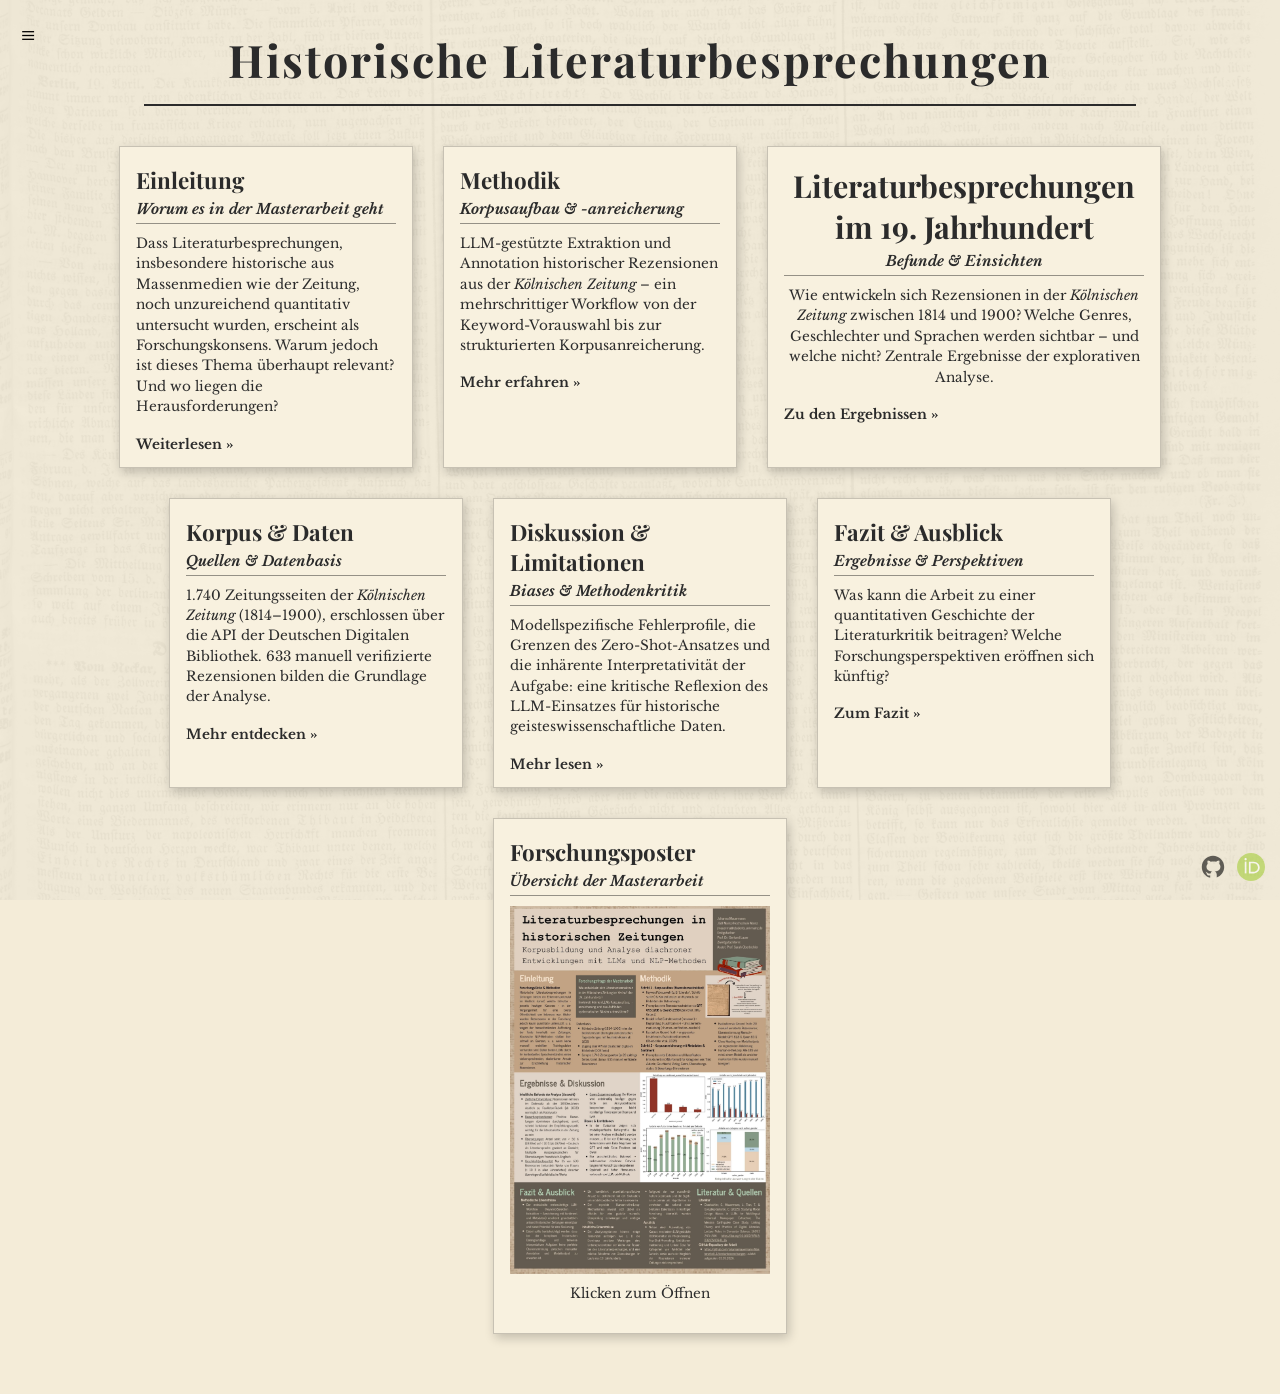
<file: index.html>
<!DOCTYPE html>
<html lang="de">
<head>
  <meta charset="UTF-8">
  <title>Literaturbesprechungen in historischen Zeitungen</title>

  <!-- newspaper-like fonts -->
  <link href="https://fonts.googleapis.com/css2?family=Playfair+Display:wght@400;700;900&family=Libre+Baskerville:wght@400;700&display=swap" rel="stylesheet">

  <link rel="stylesheet" href="style.css">
</head>
<body>
<button class="menu-toggle" onclick="toggleMenu()">≡</button>

<nav class="menu-text" id="sideMenu">
  <a href="index.html">Startseite</a>
  <a href="introduction.html">Einleitung</a>
  <a href="corpus.html">Korpus</a>
  <a href="methodology.html">Methodik</a>
  <a href="results.html">Ergebnisse</a>
  <a href="discussion.html">Diskussion</a>
  <a href="conclusion.html">Fazit &amp; Ausblick</a>
  <a href="impressum.html">Impressum</a>
</nav>
<div class="page-content">
  <header class="masthead">
    <h1>Historische Literaturbesprechungen</h1>
    <div class="rule"></div>
  </header>

  <main class="paper">

    <a href="introduction.html" class="article">
      <h2>Einleitung</h2>
      <h3>Worum es in der Masterarbeit geht</h3>
      <p>Dass Literaturbesprechungen, insbesondere historische aus Massenmedien wie der Zeitung, noch unzureichend quantitativ untersucht wurden, erscheint als Forschungskonsens. Warum jedoch ist dieses Thema überhaupt relevant? Und wo liegen die Herausforderungen?</p>
      <span class="cta">Weiterlesen »</span>
    </a>

    <a href="methodology.html" class="article">
      <h2>Methodik</h2>
      <h3>Korpusaufbau &amp; -anreicherung</h3>
      <p>LLM-gestützte Extraktion und Annotation historischer Rezensionen aus der <em>Kölnischen Zeitung</em> – ein mehrschrittiger Workflow von der Keyword-Vorauswahl bis zur strukturierten Korpusanreicherung.</p>
      <span class="cta">Mehr erfahren »</span>
    </a>

    <a href="results.html" class="article large">
      <h2>Literaturbesprechungen im 19. Jahrhundert</h2>
      <h3>Befunde &amp; Einsichten</h3>
      <p>Wie entwickeln sich Rezensionen in der <em>Kölnischen Zeitung</em> zwischen 1814 und 1900? Welche Genres, Geschlechter und Sprachen werden sichtbar – und welche nicht? Zentrale Ergebnisse der explorativen Analyse.</p>
      <span class="cta">Zu den Ergebnissen »</span>
    </a>

    <a href="corpus.html" class="article">
      <h2>Korpus &amp; Daten</h2>
      <h3>Quellen &amp; Datenbasis</h3>
      <p>1.740 Zeitungsseiten der <em>Kölnischen Zeitung</em> (1814–1900), erschlossen über die API der Deutschen Digitalen Bibliothek. 633 manuell verifizierte Rezensionen bilden die Grundlage der Analyse.</p>
      <span class="cta">Mehr entdecken »</span>
    </a>

    <a href="discussion.html" class="article">
      <h2>Diskussion &amp; Limitationen</h2>
      <h3>Biases &amp; Methodenkritik</h3>
      <p>Modellspezifische Fehlerprofile, die Grenzen des Zero-Shot-Ansatzes und die inhärente Interpretativität der Aufgabe: eine kritische Reflexion des LLM-Einsatzes für historische geisteswissenschaftliche Daten.</p>
      <span class="cta">Mehr lesen »</span>
    </a>

    <a href="conclusion.html" class="article">
      <h2>Fazit &amp; Ausblick</h2>
      <h3>Ergebnisse &amp; Perspektiven</h3>
      <p>Was kann die Arbeit zu einer quantitativen Geschichte der Literaturkritik beitragen? Welche Forschungsperspektiven eröffnen sich künftig? </p>
      <span class="cta">Zum Fazit »</span>
    </a>

    <div class="article">
    <h2>Forschungsposter</h2>
    <h3>Übersicht der Masterarbeit</h3>

    <a href="img/poster_ma_mauermann.pdf" target="_blank">
      <img src="img/poster_preview.jpg" alt="Vorschau des Forschungsposters" style="width:100%; max-width:300px; display:block; margin:10px auto; cursor:pointer;">
    </a>

    <p style="text-align:center;">Klicken zum Öffnen</p>
  </div>

  </main>
  <div class="corner-links">
  <a href="https://github.com/johannamauermann" target="_blank" aria-label="GitHub">
    <img src="img/github.svg" alt="">
  </a>
  <a href="https://orcid.org/0009-0000-4790-8196" target="_blank" aria-label="ORCID">
    <img src="img/orcid.svg" alt="">
  </a>
</div>



<script>
function toggleMenu() {
  document.getElementById("sideMenu").classList.toggle("open");
  document.querySelector(".page-content").classList.toggle("shift");
}
</script>

</body>
</html>
</file>
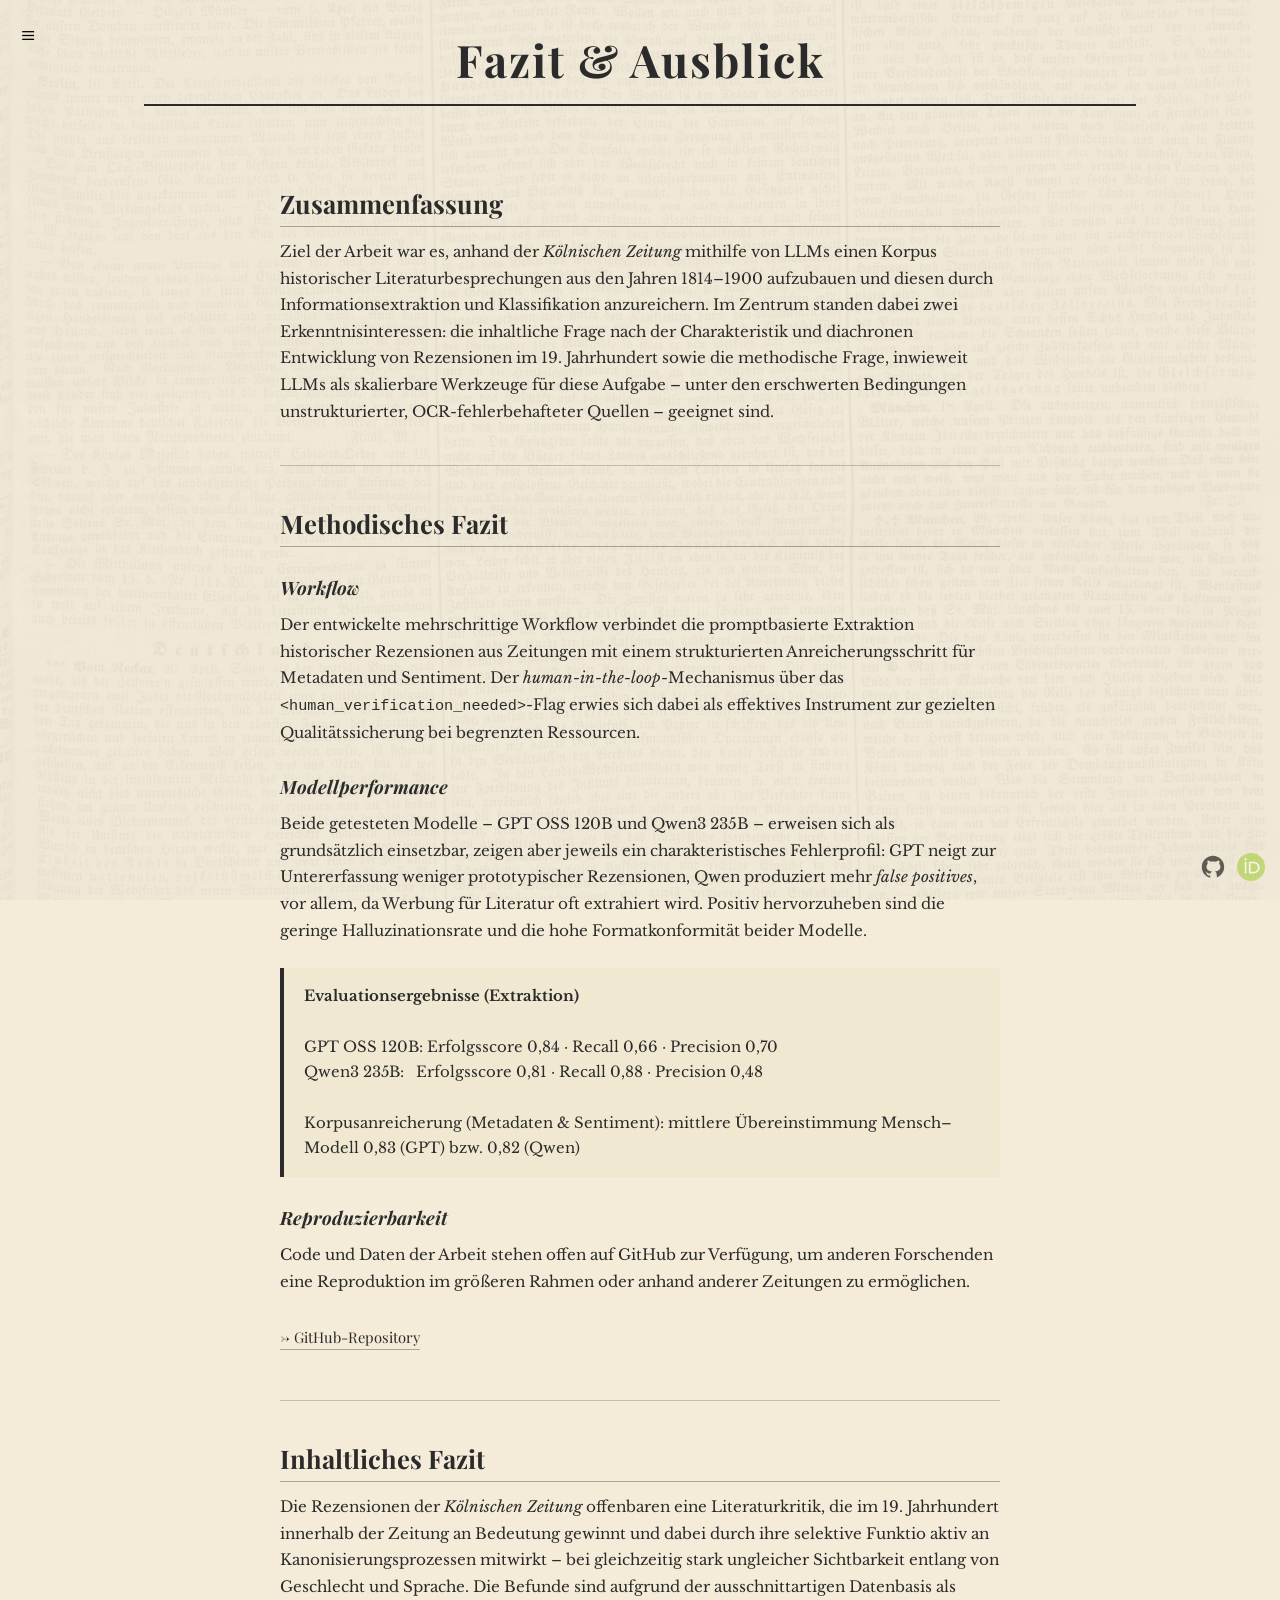
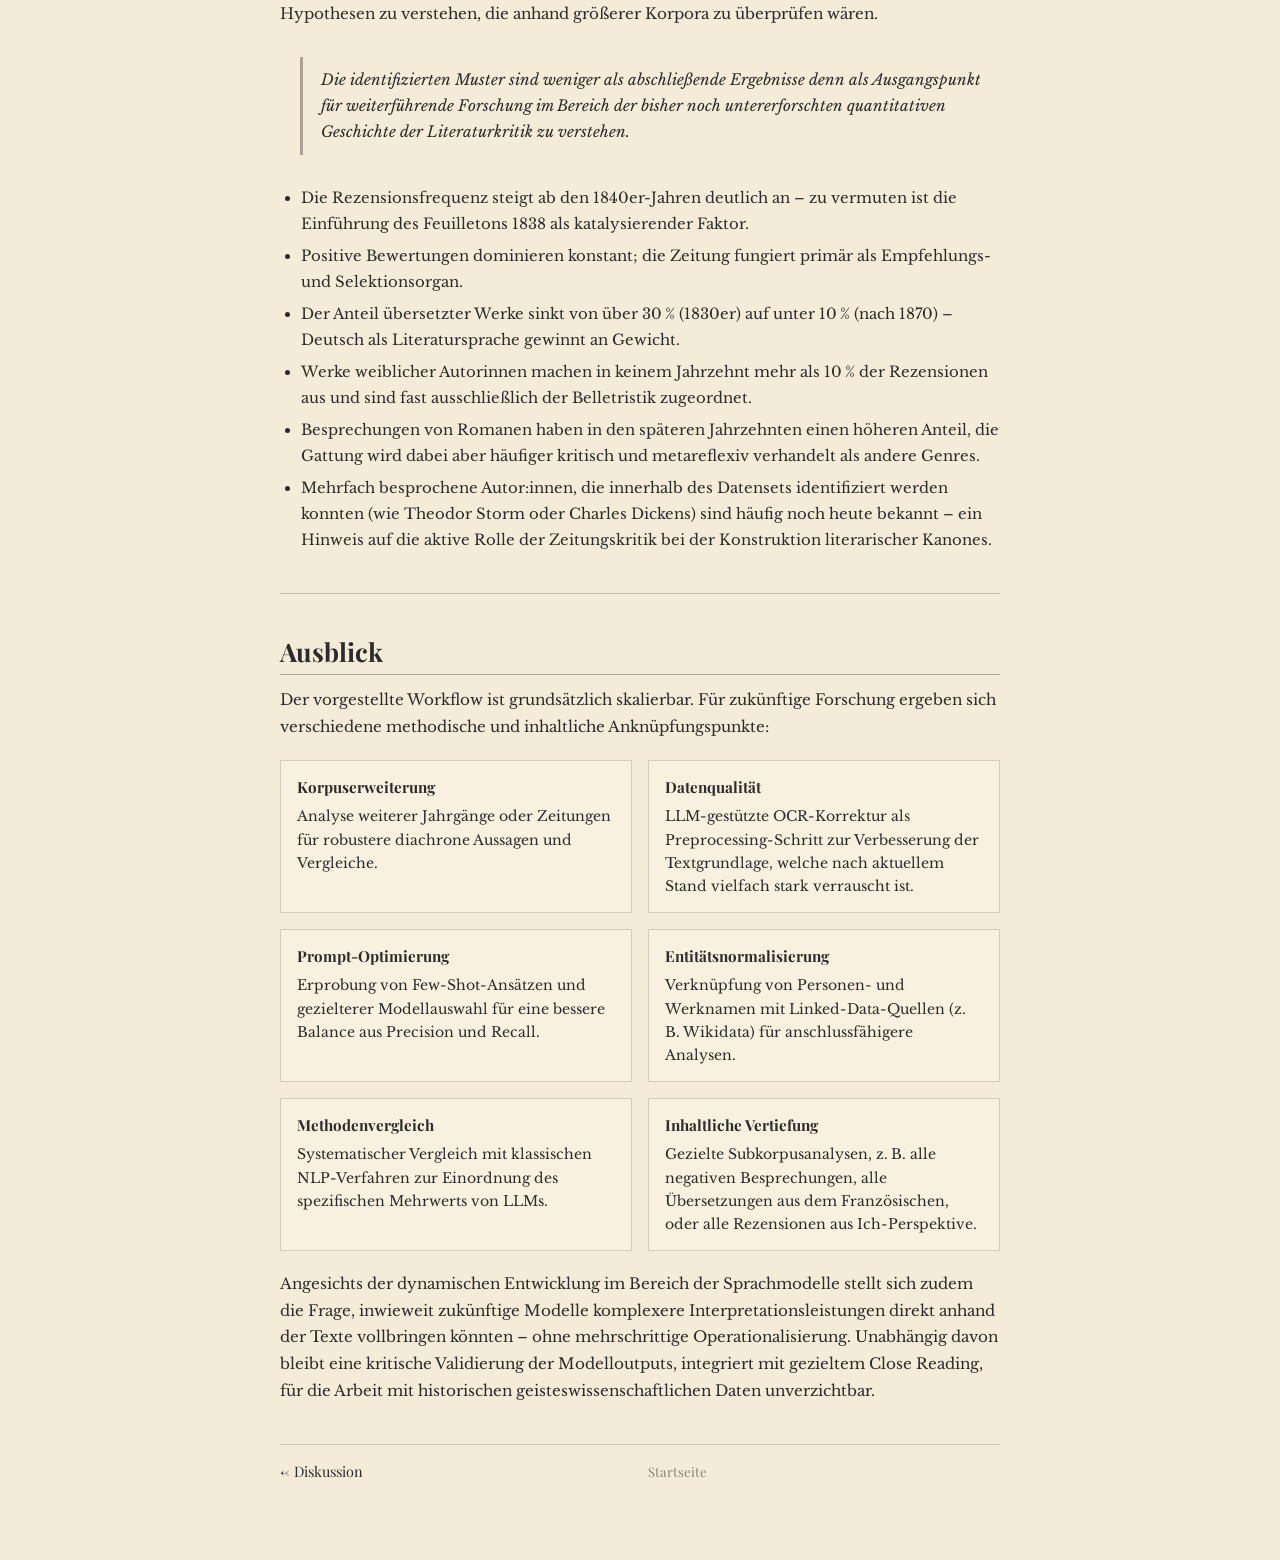
<file: conclusion.html>
<!DOCTYPE html>
<html lang="de">
<head>
  <meta charset="UTF-8">
  <title>Fazit &amp; Ausblick – Literaturbesprechungen in historischen Zeitungen</title>

  <link href="https://fonts.googleapis.com/css2?family=Playfair+Display:wght@400;700;900&family=Libre+Baskerville:wght@400;700&display=swap" rel="stylesheet">

  <link rel="stylesheet" href="style.css">
  <style>
    .intro-body {
      max-width: 720px;
      margin: 0 auto;
      padding: 30px 20px 80px;
      position: relative;
      z-index: 1;
    }

    .intro-body h2 {
      font-family: "Playfair Display", serif;
      font-size: 1.6rem;
      margin: 40px 0 10px;
      border-bottom: 1px solid rgba(0,0,0,0.3);
      padding-bottom: 6px;
    }

    .intro-body h3 {
      font-family: "Playfair Display", serif;
      font-size: 1.15rem;
      margin: 28px 0 8px;
      font-style: italic;
    }

    .intro-body p {
      font-size: 0.95rem;
      line-height: 1.75;
      margin: 12px 0;
    }

    .intro-body ul {
      padding-left: 1.3em;
      margin: 10px 0;
    }

    .intro-body li {
      font-size: 0.93rem;
      line-height: 1.75;
      margin-bottom: 6px;
    }

    .highlight-box {
      background: #f0e8d0;
      border-left: 4px solid #2b2b2b;
      padding: 16px 20px;
      margin: 24px 0;
      font-size: 0.93rem;
      line-height: 1.7;
    }

    .closing-quote {
      border-left: 3px solid rgba(0,0,0,0.3);
      margin: 30px 0 30px 20px;
      padding: 10px 18px;
      font-style: italic;
      font-size: 0.95rem;
      line-height: 1.7;
    }

    .outlook-grid {
      display: grid;
      grid-template-columns: 1fr 1fr;
      gap: 16px;
      margin: 20px 0;
    }

    .outlook-item {
      background: #f8f1df;
      border: 1px solid rgba(0,0,0,0.15);
      padding: 14px 16px;
      font-size: 0.88rem;
      line-height: 1.65;
    }

    .outlook-item strong {
      display: block;
      font-family: "Playfair Display", serif;
      font-size: 0.95rem;
      margin-bottom: 5px;
    }

    @media (max-width: 600px) {
      .outlook-grid {
        grid-template-columns: 1fr;
      }
    }

    .github-link {
      display: inline-block;
      margin: 20px 0 10px;
      font-family: "Playfair Display", serif;
      font-size: 0.92rem;
      color: #2b2b2b;
      text-decoration: none;
      border-bottom: 1px solid rgba(0,0,0,0.3);
      padding-bottom: 2px;
    }

    .github-link:hover {
      border-bottom-color: #2b2b2b;
    }

    .section-rule {
      width: 100%;
      height: 1px;
      background: rgba(0,0,0,0.2);
      margin: 40px 0 0;
    }

    .nav-links {
  display: flex;
  justify-content: space-between;
  align-items: center;
  margin-top: 40px;
  padding-top: 16px;
  border-top: 1px solid rgba(0,0,0,0.15);
}

.back-link,
.home-link,
.forward-link {
  font-family: "Playfair Display", serif;
  font-size: 0.9rem;
  color: #2b2b2b;
  text-decoration: none;
}

.back-link:hover,
.home-link:hover,
.forward-link:hover {
  text-decoration: underline;
}

.home-link {
  color: rgba(0,0,0,0.45);
  font-size: 0.82rem;
}
  </style>
</head>
<body>

<button class="menu-toggle" onclick="toggleMenu()">&#8801;</button>

<nav class="menu-text" id="sideMenu">
  <a href="index.html">Startseite</a>
  <a href="introduction.html">Einleitung</a>
  <a href="corpus.html">Korpus</a>
  <a href="methodology.html">Methodik</a>
  <a href="results.html">Ergebnisse</a>
  <a href="discussion.html">Diskussion</a>
  <a href="conclusion.html">Fazit &amp; Ausblick</a>
  <a href="impressum.html">Impressum</a>
</nav>

<div class="page-content">
  <header class="masthead">
    <h1>Fazit &amp; Ausblick</h1>
    <div class="rule"></div>
  </header>

  <div class="intro-body">

    <!-- Zusammenfassung -->
    <h2>Zusammenfassung</h2>
    <p>
      Ziel der Arbeit war es, anhand der <em>Kölnischen Zeitung</em> mithilfe von LLMs einen Korpus historischer Literaturbesprechungen aus den Jahren 1814&#8211;1900 aufzubauen und diesen durch Informationsextraktion und Klassifikation anzureichern. Im Zentrum standen dabei zwei Erkenntnisinteressen: die inhaltliche Frage nach der Charakteristik und diachronen Entwicklung von Rezensionen im 19. Jahrhundert sowie die methodische Frage, inwieweit LLMs als skalierbare Werkzeuge für diese Aufgabe &#8211; unter den erschwerten Bedingungen unstrukturierter, OCR-fehlerbehafteter Quellen &#8211; geeignet sind.
    </p>

    <div class="section-rule"></div>

    <!-- Methodisches Fazit -->
    <h2>Methodisches Fazit</h2>

    <h3>Workflow</h3>
    <p>
      Der entwickelte mehrschrittige Workflow verbindet die promptbasierte Extraktion historischer Rezensionen aus Zeitungen mit einem strukturierten Anreicherungsschritt für Metadaten und Sentiment. Der <em>human-in-the-loop</em>-Mechanismus über das <code>&lt;human_verification_needed&gt;</code>-Flag erwies sich dabei als effektives Instrument zur gezielten Qualitätssicherung bei begrenzten Ressourcen.
    </p>

    <h3>Modellperformance</h3>
    <p>
      Beide getesteten Modelle &#8211; GPT OSS 120B und Qwen3 235B &#8211; erweisen sich als grundsätzlich einsetzbar, zeigen aber jeweils ein charakteristisches Fehlerprofil: GPT neigt zur Untererfassung weniger prototypischer Rezensionen, Qwen produziert mehr <em>false positives</em>, vor allem, da Werbung für Literatur oft extrahiert wird. Positiv hervorzuheben sind die geringe Halluzinationsrate und die hohe Formatkonformität beider Modelle.
    </p>

    <div class="highlight-box">
      <strong>Evaluationsergebnisse (Extraktion)</strong><br><br>
      GPT OSS 120B: Erfolgsscore 0,84 &middot; Recall 0,66 &middot; Precision 0,70<br>
      Qwen3 235B: &nbsp;&nbsp;Erfolgsscore 0,81 &middot; Recall 0,88 &middot; Precision 0,48<br><br>
      Korpusanreicherung (Metadaten &amp; Sentiment): mittlere Übereinstimmung Mensch&#8211;Modell 0,83 (GPT) bzw. 0,82 (Qwen)
    </div>

    <h3>Reproduzierbarkeit</h3>
    <p>
      Code und Daten der Arbeit stehen offen auf GitHub zur Verfügung, um anderen Forschenden eine Reproduktion im größeren Rahmen oder anhand anderer Zeitungen zu ermöglichen.
    </p>
    <a class="github-link" href="https://github.com/johannamauermann/Masterarbeit_Literaturbesprechungen" target="_blank">&#8594; GitHub-Repository</a>

    <div class="section-rule"></div>

    <!-- Inhaltliches Fazit -->
    <h2>Inhaltliches Fazit</h2>
    <p>
      Die Rezensionen der <em>Kölnischen Zeitung</em> offenbaren eine Literaturkritik, die im 19. Jahrhundert innerhalb der Zeitung an Bedeutung gewinnt und dabei durch ihre selektive Funktio aktiv an Kanonisierungsprozessen mitwirkt &#8211; bei gleichzeitig stark ungleicher Sichtbarkeit entlang von Geschlecht und Sprache. Die Befunde sind aufgrund der ausschnittartigen Datenbasis als Hypothesen zu verstehen, die anhand größerer Korpora zu überprüfen wären.
    </p>

    <div class="closing-quote">
      Die identifizierten Muster sind weniger als abschließende Ergebnisse denn als Ausgangspunkt für weiterführende Forschung im Bereich der bisher noch untererforschten quantitativen Geschichte der Literaturkritik zu verstehen.
    </div>

    <ul>
      <li>Die Rezensionsfrequenz steigt ab den 1840er-Jahren deutlich an &#8211; zu vermuten ist die Einführung des Feuilletons 1838 als katalysierender Faktor.</li>
      <li>Positive Bewertungen dominieren konstant; die Zeitung fungiert primär als Empfehlungs- und Selektionsorgan.</li>
      <li>Der Anteil übersetzter Werke sinkt von über 30&thinsp;% (1830er) auf unter 10&thinsp;% (nach 1870) &#8211; Deutsch als Literatursprache gewinnt an Gewicht.</li>
      <li>Werke weiblicher Autorinnen machen in keinem Jahrzehnt mehr als 10&thinsp;% der Rezensionen aus und sind fast ausschließlich der Belletristik zugeordnet.</li>
      <li>Besprechungen von Romanen haben in den späteren Jahrzehnten einen höheren Anteil, die Gattung wird dabei aber häufiger kritisch und metareflexiv verhandelt als andere Genres.</li>
      <li>Mehrfach besprochene Autor:innen, die innerhalb des Datensets identifiziert werden konnten (wie Theodor Storm oder Charles Dickens) sind häufig noch heute bekannt &#8211; ein Hinweis auf die aktive Rolle der Zeitungskritik bei der Konstruktion literarischer Kanones.</li>
    </ul>

    <div class="section-rule"></div>

    <!-- Ausblick -->
    <h2>Ausblick</h2>
    <p>
      Der vorgestellte Workflow ist grundsätzlich skalierbar. Für zukünftige Forschung ergeben sich verschiedene methodische und inhaltliche Anknüpfungspunkte:
    </p>

    <div class="outlook-grid">
      <div class="outlook-item">
        <strong>Korpuserweiterung</strong>
        Analyse weiterer Jahrgänge oder Zeitungen für robustere diachrone Aussagen und Vergleiche.
      </div>
      <div class="outlook-item">
        <strong>Datenqualität</strong>
        LLM-gestützte OCR-Korrektur als Preprocessing-Schritt zur Verbesserung der Textgrundlage, welche nach aktuellem Stand vielfach stark verrauscht ist.
      </div>
      <div class="outlook-item">
        <strong>Prompt-Optimierung</strong>
        Erprobung von Few-Shot-Ansätzen und gezielterer Modellauswahl für eine bessere Balance aus Precision und Recall.
      </div>
      <div class="outlook-item">
        <strong>Entitätsnormalisierung</strong>
        Verknüpfung von Personen- und Werknamen mit Linked-Data-Quellen (z.&thinsp;B. Wikidata) für anschlussfähigere Analysen.
      </div>
      <div class="outlook-item">
        <strong>Methodenvergleich</strong>
        Systematischer Vergleich mit klassischen NLP-Verfahren zur Einordnung des spezifischen Mehrwerts von LLMs.
      </div>
      <div class="outlook-item">
        <strong>Inhaltliche Vertiefung</strong>
        Gezielte Subkorpusanalysen, z.&thinsp;B. alle negativen Besprechungen, alle Übersetzungen aus dem Französischen, oder alle Rezensionen aus Ich-Perspektive.
      </div>
    </div>

    <p>
      Angesichts der dynamischen Entwicklung im Bereich der Sprachmodelle stellt sich zudem die Frage, inwieweit zukünftige Modelle komplexere Interpretationsleistungen direkt anhand der Texte vollbringen könnten &#8211; ohne mehrschrittige Operationalisierung. Unabhängig davon bleibt eine kritische Validierung der Modelloutputs, integriert mit gezieltem Close Reading, für die Arbeit mit historischen geisteswissenschaftlichen Daten unverzichtbar.
    </p>

    <div class="nav-links">
      <a href="discussion.html" class="back-link">← Diskussion</a>
      <a href="index.html" class="home-link">Startseite</a>
      <span class="forward-link" style="visibility: hidden;">–</span>
    </div>

  </div>
</div>

<div class="corner-links">
  <a href="https://github.com/johannamauermann" target="_blank" aria-label="GitHub">
    <img src="img/github.svg" alt="">
  </a>
  <a href="https://orcid.org/0009-0000-4790-8196" target="_blank" aria-label="ORCID">
    <img src="img/orcid.svg" alt="">
  </a>
</div>

<script>
function toggleMenu() {
  document.getElementById("sideMenu").classList.toggle("open");
  document.querySelector(".page-content").classList.toggle("shift");
}
</script>

</body>
</html>
</file>
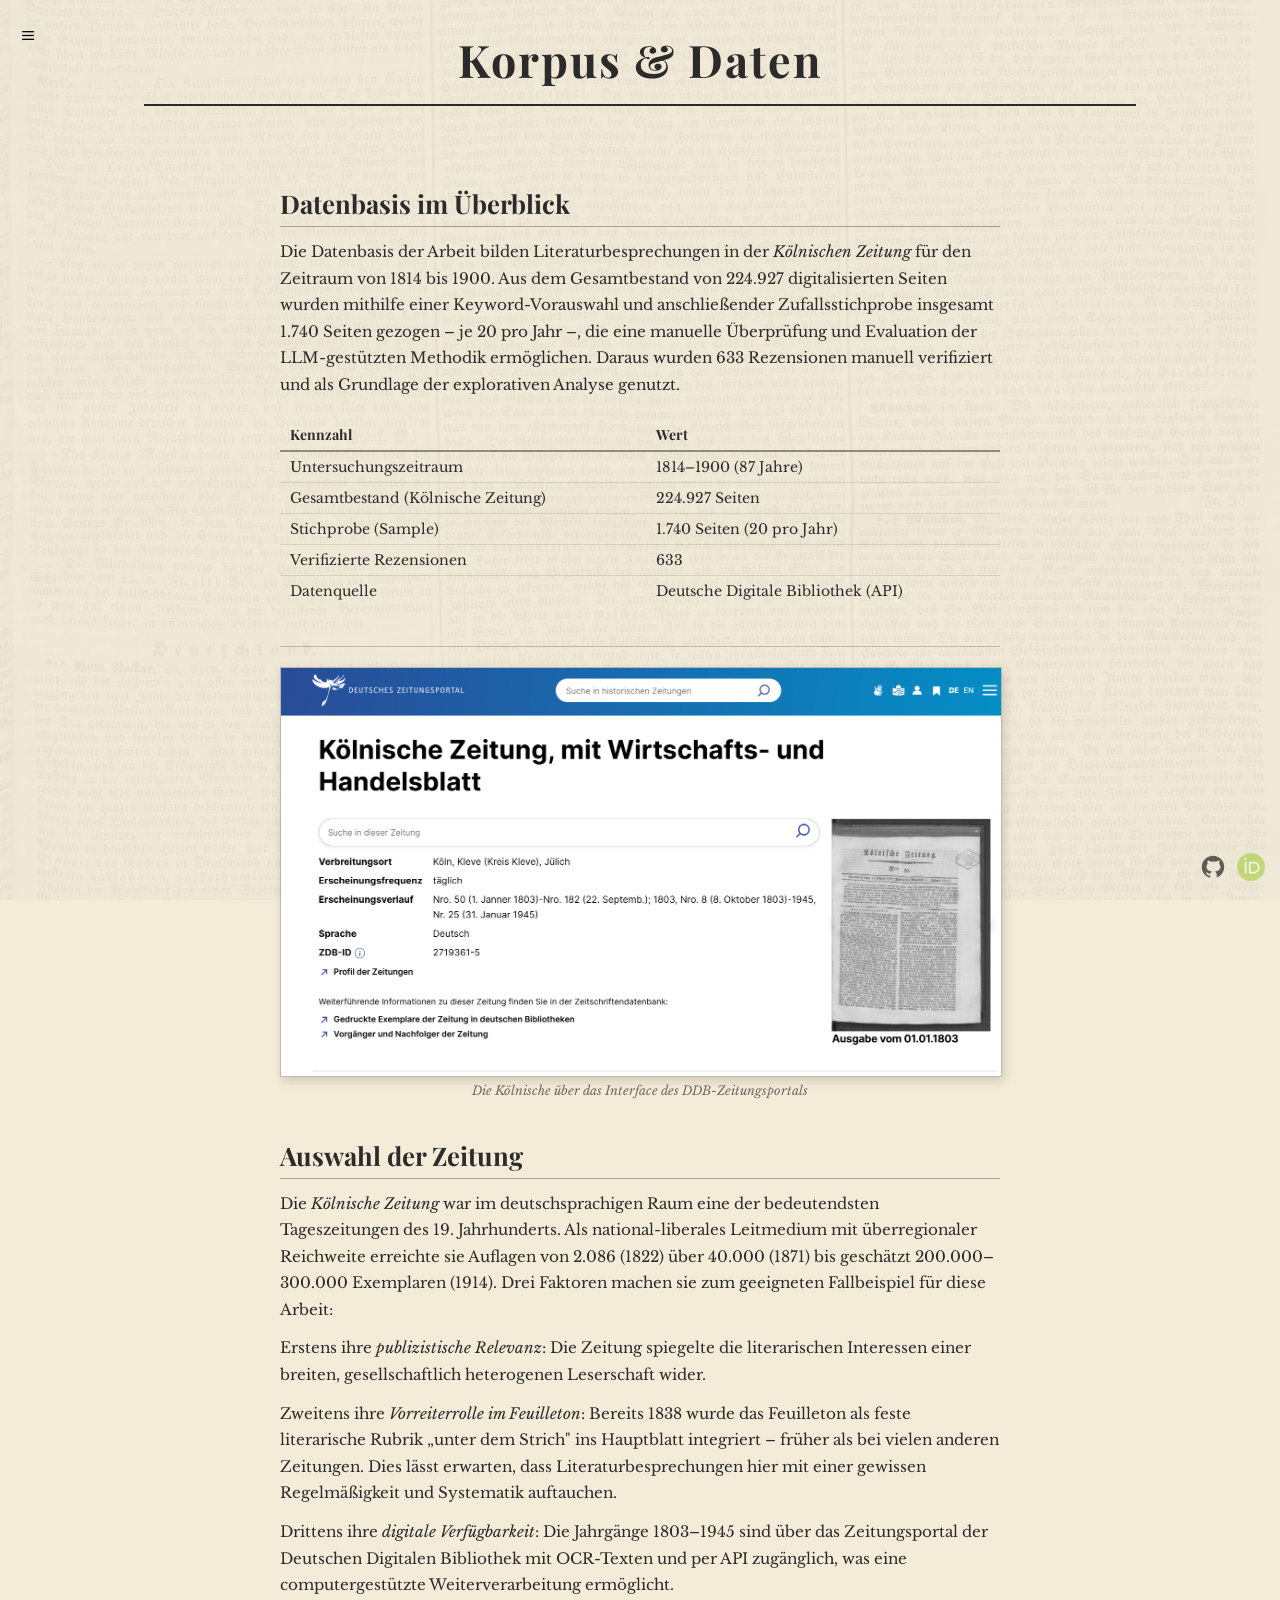
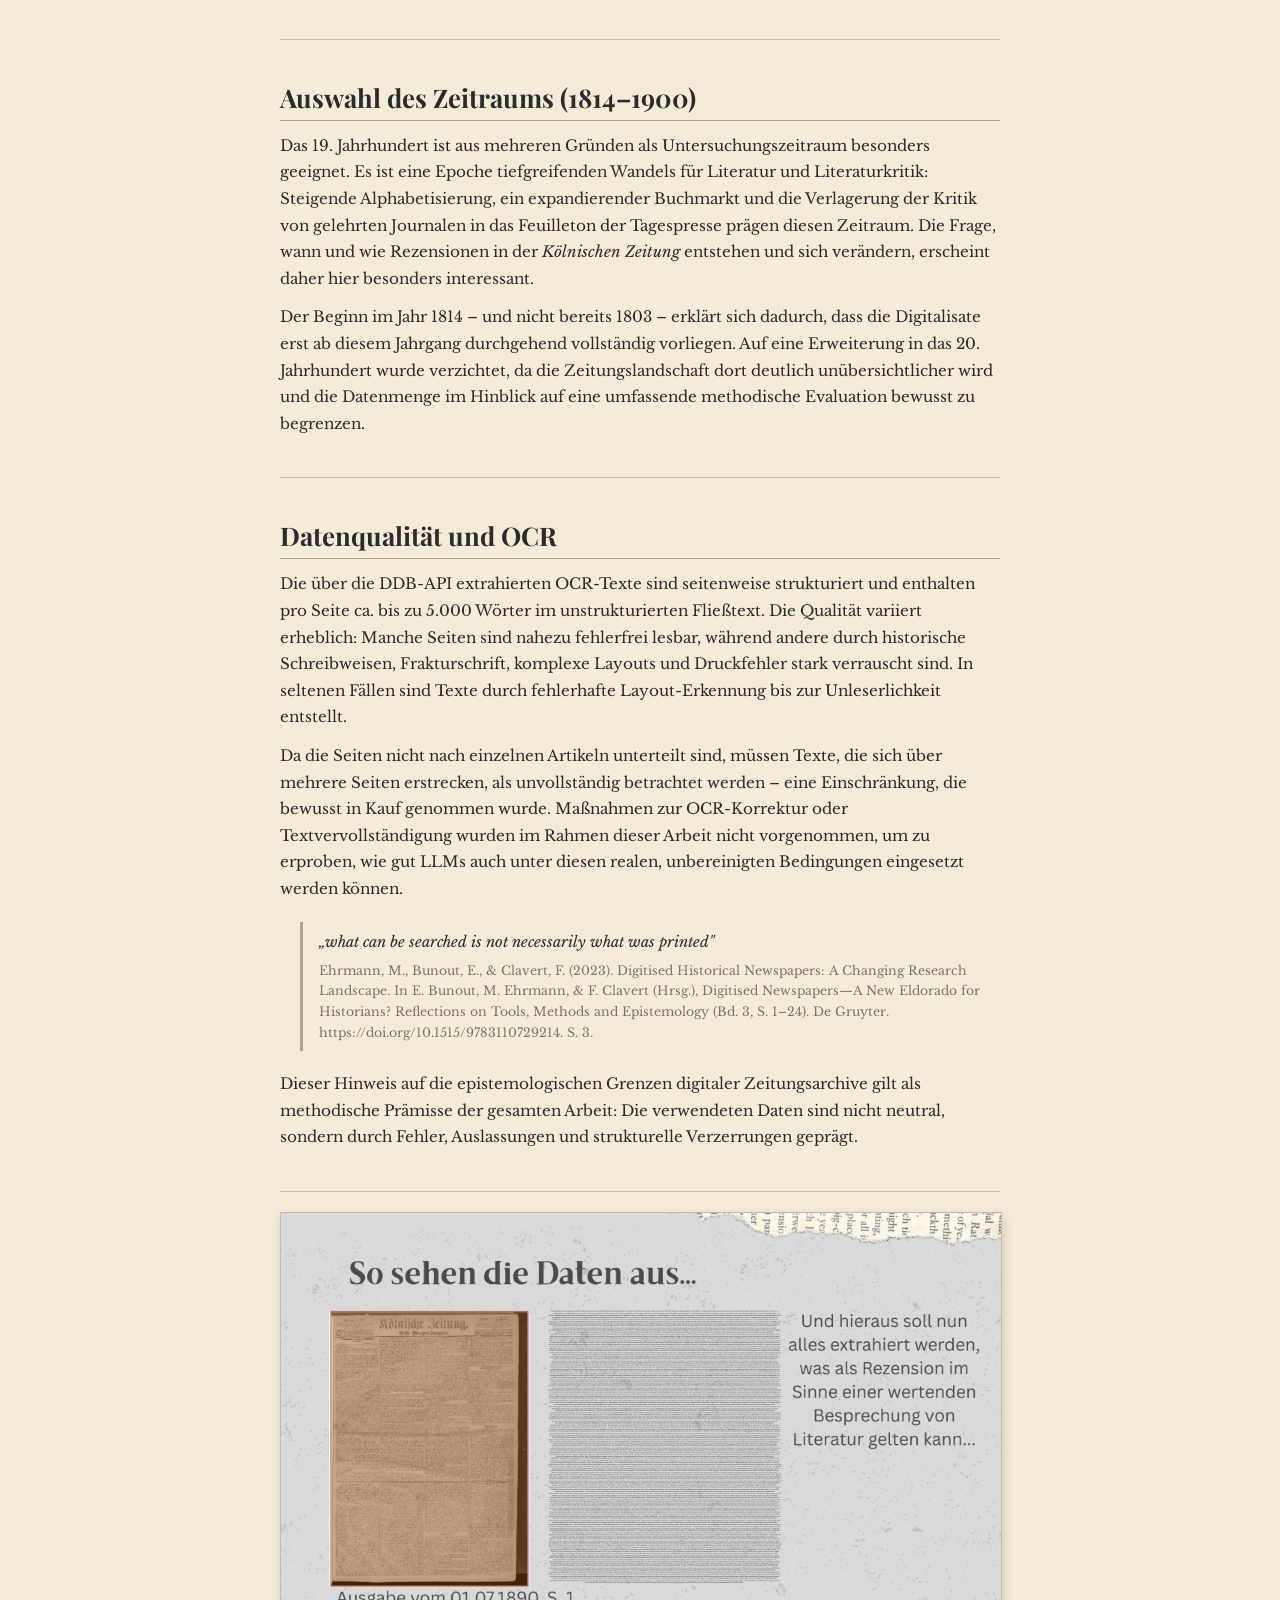
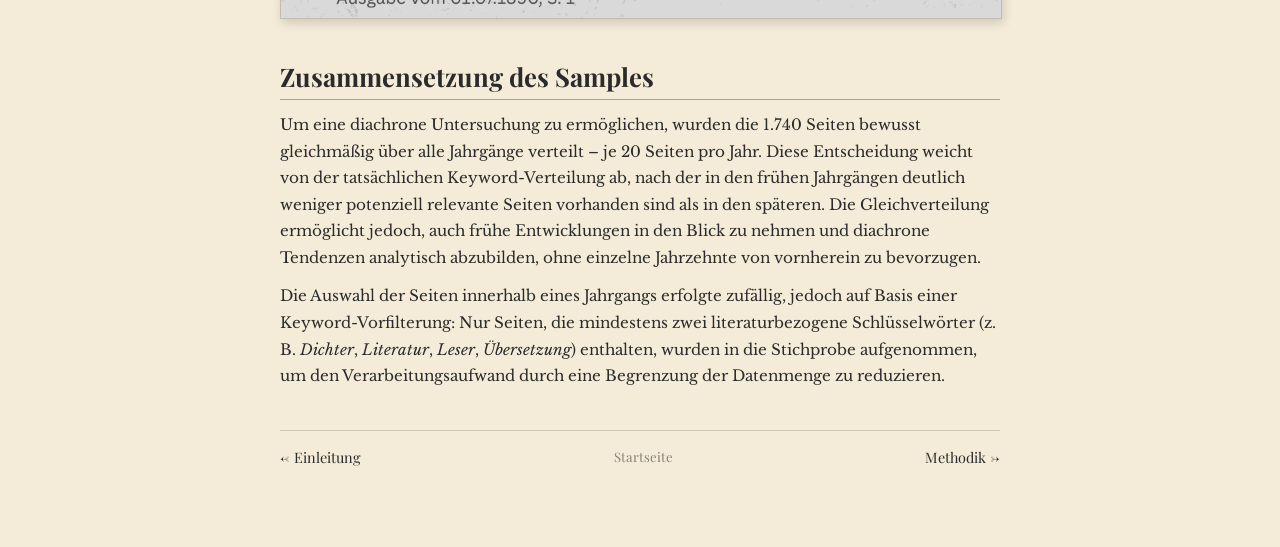
<file: corpus.html>
<!DOCTYPE html>
<html lang="de">
<head>
  <meta charset="UTF-8">
  <title>Korpus &amp; Daten – Literaturbesprechungen in historischen Zeitungen</title>

  <link href="https://fonts.googleapis.com/css2?family=Playfair+Display:wght@400;700;900&family=Libre+Baskerville:wght@400;700&display=swap" rel="stylesheet">

  <link rel="stylesheet" href="style.css">
  <style>
    .intro-body {
      max-width: 720px;
      margin: 0 auto;
      padding: 30px 20px 80px;
      position: relative;
      z-index: 1;
    }

    .intro-body h2 {
      font-family: "Playfair Display", serif;
      font-size: 1.6rem;
      margin: 40px 0 10px;
      border-bottom: 1px solid rgba(0,0,0,0.3);
      padding-bottom: 6px;
    }

    .intro-body p {
      font-size: 0.95rem;
      line-height: 1.75;
      margin: 12px 0;
    }

    .section-rule {
      width: 100%;
      height: 1px;
      background: rgba(0,0,0,0.2);
      margin: 40px 0 0;
    }

    .inline-quote {
      border-left: 3px solid rgba(0,0,0,0.3);
      margin: 20px 0 20px 20px;
      padding: 8px 16px;
      font-style: italic;
      font-size: 0.92rem;
      line-height: 1.65;
    }

    .inline-quote cite {
      display: block;
      margin-top: 6px;
      font-size: 0.78rem;
      font-style: normal;
      color: rgba(0,0,0,0.5);
    }

    .source-note {
      font-size: 0.78rem;
      color: rgba(0,0,0,0.5);
      font-style: italic;
      margin-top: 4px;
    }

    .data-table {
      width: 100%;
      border-collapse: collapse;
      font-size: 0.88rem;
      margin: 20px 0;
    }

    .data-table th {
      font-family: "Playfair Display", serif;
      text-align: left;
      border-bottom: 2px solid rgba(0,0,0,0.4);
      padding: 6px 10px;
    }

    .data-table td {
      padding: 6px 10px;
      border-bottom: 1px solid rgba(0,0,0,0.1);
      vertical-align: top;
    }

    .data-table tr:last-child td {
      border-bottom: none;
    }

        .nav-links {
    display: flex;
    justify-content: space-between;
    align-items: center;
    margin-top: 40px;
    padding-top: 16px;
    border-top: 1px solid rgba(0,0,0,0.15);
    }

    .back-link,
    .home-link,
    .forward-link {
    font-family: "Playfair Display", serif;
    font-size: 0.9rem;
    color: #2b2b2b;
    text-decoration: none;
    }

    .back-link:hover,
    .home-link:hover,
    .forward-link:hover {
    text-decoration: underline;
    }

    .home-link {
    color: rgba(0,0,0,0.45);
    font-size: 0.82rem;
    }

    .article-figure {
  margin: 20px 0;
}

.article-figure img {
  width: 100%;
  max-width: 100%;
  display: block;
  border: 1px solid rgba(0,0,0,0.2);
  box-shadow: 2px 4px 10px rgba(0,0,0,0.15);
}

.article-figure figcaption {
  font-size: 0.78rem;
  font-style: italic;
  color: rgba(0,0,0,0.55);
  margin-top: 6px;
  text-align: center;
}
  </style>
</head>
<body>

<button class="menu-toggle" onclick="toggleMenu()">≡</button>

<nav class="menu-text" id="sideMenu">
  <a href="index.html">Startseite</a>
  <a href="introduction.html">Einleitung</a>
  <a href="corpus.html">Korpus</a>
  <a href="methodology.html">Methodik</a>
  <a href="results.html">Ergebnisse</a>
  <a href="discussion.html">Diskussion</a>
  <a href="conclusion.html">Fazit &amp; Ausblick</a>
  <a href="impressum.html">Impressum</a>
</nav>

<div class="page-content">
  <header class="masthead">
    <h1>Korpus &amp; Daten</h1>
    <div class="rule"></div>
  </header>

  <div class="intro-body">

    <h2>Datenbasis im Überblick</h2>
    <p>
      Die Datenbasis der Arbeit bilden Literaturbesprechungen in der <em>Kölnischen Zeitung</em> für den Zeitraum von 1814 bis 1900. Aus dem Gesamtbestand von 224.927 digitalisierten Seiten wurden mithilfe einer Keyword-Vorauswahl und anschließender Zufallsstichprobe insgesamt 1.740 Seiten gezogen – je 20 pro Jahr –, die eine manuelle Überprüfung und Evaluation der LLM-gestützten Methodik ermöglichen. Daraus wurden 633 Rezensionen manuell verifiziert und als Grundlage der explorativen Analyse genutzt.
    </p>

    <table class="data-table">
      <tr>
        <th>Kennzahl</th>
        <th>Wert</th>
      </tr>
      <tr>
        <td>Untersuchungszeitraum</td>
        <td>1814–1900 (87 Jahre)</td>
      </tr>
      <tr>
        <td>Gesamtbestand (Kölnische Zeitung)</td>
        <td>224.927 Seiten</td>
      </tr>
      <tr>
        <td>Stichprobe (Sample)</td>
        <td>1.740 Seiten (20 pro Jahr)</td>
      </tr>
      <tr>
        <td>Verifizierte Rezensionen</td>
        <td>633</td>
      </tr>
      <tr>
        <td>Datenquelle</td>
        <td>Deutsche Digitale Bibliothek (API)</td>
      </tr>
    </table>

    <div class="section-rule"></div>
    <figure class="article-figure">
    <img src="img/koelnische_screenshot_ddb.png" alt="Screenshot der Kölnischen Zeitung im Interface des DDB-Zeitungsportals">
    <figcaption>Die Kölnische über das Interface des DDB-Zeitungsportals</figcaption>
    </figure>

    <h2>Auswahl der Zeitung</h2>
    <p>
      Die <em>Kölnische Zeitung</em> war im deutschsprachigen Raum eine der bedeutendsten Tageszeitungen des 19. Jahrhunderts. Als national-liberales Leitmedium mit überregionaler Reichweite erreichte sie Auflagen von 2.086 (1822) über 40.000 (1871) bis geschätzt 200.000–300.000 Exemplaren (1914). Drei Faktoren machen sie zum geeigneten Fallbeispiel für diese Arbeit:
    </p>
    <p>
      Erstens ihre <em>publizistische Relevanz</em>: Die Zeitung spiegelte die literarischen Interessen einer breiten, gesellschaftlich heterogenen Leserschaft wider.
    </p>
    <p>
      Zweitens ihre <em>Vorreiterrolle im Feuilleton</em>: Bereits 1838 wurde das Feuilleton als feste literarische Rubrik „unter dem Strich" ins Hauptblatt integriert – früher als bei vielen anderen Zeitungen. Dies lässt erwarten, dass Literaturbesprechungen hier mit einer gewissen Regelmäßigkeit und Systematik auftauchen.
    </p>
    <p>
      Drittens ihre <em>digitale Verfügbarkeit</em>: Die Jahrgänge 1803–1945 sind über das Zeitungsportal der Deutschen Digitalen Bibliothek mit OCR-Texten und per API zugänglich, was eine computergestützte Weiterverarbeitung ermöglicht.
    </p>

    <div class="section-rule"></div>

    <h2>Auswahl des Zeitraums (1814–1900)</h2>
    <p>
      Das 19. Jahrhundert ist aus mehreren Gründen als Untersuchungszeitraum besonders geeignet. Es ist eine Epoche tiefgreifenden Wandels für Literatur und Literaturkritik: Steigende Alphabetisierung, ein expandierender Buchmarkt und die Verlagerung der Kritik von gelehrten Journalen in das Feuilleton der Tagespresse prägen diesen Zeitraum. Die Frage, wann und wie Rezensionen in der <em>Kölnischen Zeitung</em> entstehen und sich verändern, erscheint daher hier besonders interessant.
    </p>
    <p>
      Der Beginn im Jahr 1814 – und nicht bereits 1803 – erklärt sich dadurch, dass die Digitalisate erst ab diesem Jahrgang durchgehend vollständig vorliegen. Auf eine Erweiterung in das 20. Jahrhundert wurde verzichtet, da die Zeitungslandschaft dort deutlich unübersichtlicher wird und die Datenmenge im Hinblick auf eine umfassende methodische Evaluation bewusst zu begrenzen.
    </p>

    <div class="section-rule"></div>

    <h2>Datenqualität und OCR</h2>
    <p>
      Die über die DDB-API extrahierten OCR-Texte sind seitenweise strukturiert und enthalten pro Seite ca. bis zu 5.000 Wörter im unstrukturierten Fließtext. Die Qualität variiert erheblich: Manche Seiten sind nahezu fehlerfrei lesbar, während andere durch historische Schreibweisen, Frakturschrift, komplexe Layouts und Druckfehler stark verrauscht sind. In seltenen Fällen sind Texte durch fehlerhafte Layout-Erkennung bis zur Unleserlichkeit entstellt.
    </p>
    <p>
      Da die Seiten nicht nach einzelnen Artikeln unterteilt sind, müssen Texte, die sich über mehrere Seiten erstrecken, als unvollständig betrachtet werden – eine Einschränkung, die bewusst in Kauf genommen wurde. Maßnahmen zur OCR-Korrektur oder Textvervollständigung wurden im Rahmen dieser Arbeit nicht vorgenommen, um zu erproben, wie gut LLMs auch unter diesen realen, unbereinigten Bedingungen eingesetzt werden können.
    </p>

    <blockquote class="inline-quote">
      „what can be searched is not necessarily what was printed"
      <cite>Ehrmann, M., Bunout, E., & Clavert, F. (2023). Digitised Historical Newspapers: A Changing Research Landscape. In E. Bunout, M. Ehrmann, & F. Clavert (Hrsg.), Digitised Newspapers—A New Eldorado for Historians? Reflections on Tools, Methods and Epistemology (Bd. 3, S. 1–24). De Gruyter. https://doi.org/10.1515/9783110729214. S. 3.</cite>
    </blockquote>

    <p>
      Dieser Hinweis auf die epistemologischen Grenzen digitaler Zeitungsarchive gilt als methodische Prämisse der gesamten Arbeit: Die verwendeten Daten sind nicht neutral, sondern durch Fehler, Auslassungen und strukturelle Verzerrungen geprägt.
    </p>

    <div class="section-rule"></div>
    <img src="img/koelnische_pageview.png" alt="Seitenansicht der Kölnischen Zeitung" style="width:100%; max-width:100%; display:block; margin:20px 0; border: 1px solid rgba(0,0,0,0.2); box-shadow: 2px 4px 10px rgba(0,0,0,0.15);">

    <h2>Zusammensetzung des Samples</h2>
    <p>
      Um eine diachrone Untersuchung zu ermöglichen, wurden die 1.740 Seiten bewusst gleichmäßig über alle Jahrgänge verteilt – je 20 Seiten pro Jahr. Diese Entscheidung weicht von der tatsächlichen Keyword-Verteilung ab, nach der in den frühen Jahrgängen deutlich weniger potenziell relevante Seiten vorhanden sind als in den späteren. Die Gleichverteilung ermöglicht jedoch, auch frühe Entwicklungen in den Blick zu nehmen und diachrone Tendenzen analytisch abzubilden, ohne einzelne Jahrzehnte von vornherein zu bevorzugen.
    </p>
    <p>
      Die Auswahl der Seiten innerhalb eines Jahrgangs erfolgte zufällig, jedoch auf Basis einer Keyword-Vorfilterung: Nur Seiten, die mindestens zwei literaturbezogene Schlüsselwörter (z. B. <em>Dichter</em>, <em>Literatur</em>, <em>Leser</em>, <em>Übersetzung</em>) enthalten, wurden in die Stichprobe aufgenommen, um den Verarbeitungsaufwand durch eine Begrenzung der Datenmenge zu reduzieren.
    </p>

    <div class="nav-links">
    <a href="introduction.html" class="back-link">← Einleitung</a>
    <a href="index.html" class="home-link">Startseite</a>
    <a href="methodology.html" class="forward-link">Methodik →</a>
    </div>

  </div>
</div>

<div class="corner-links">
  <a href="https://github.com/johannamauermann" target="_blank" aria-label="GitHub">
    <img src="img/github.svg" alt="">
  </a>
  <a href="https://orcid.org/0009-0000-4790-8196" target="_blank" aria-label="ORCID">
    <img src="img/orcid.svg" alt="">
  </a>
</div>

<script>
function toggleMenu() {
  document.getElementById("sideMenu").classList.toggle("open");
  document.querySelector(".page-content").classList.toggle("shift");
}
</script>

</body>
</html>
</file>
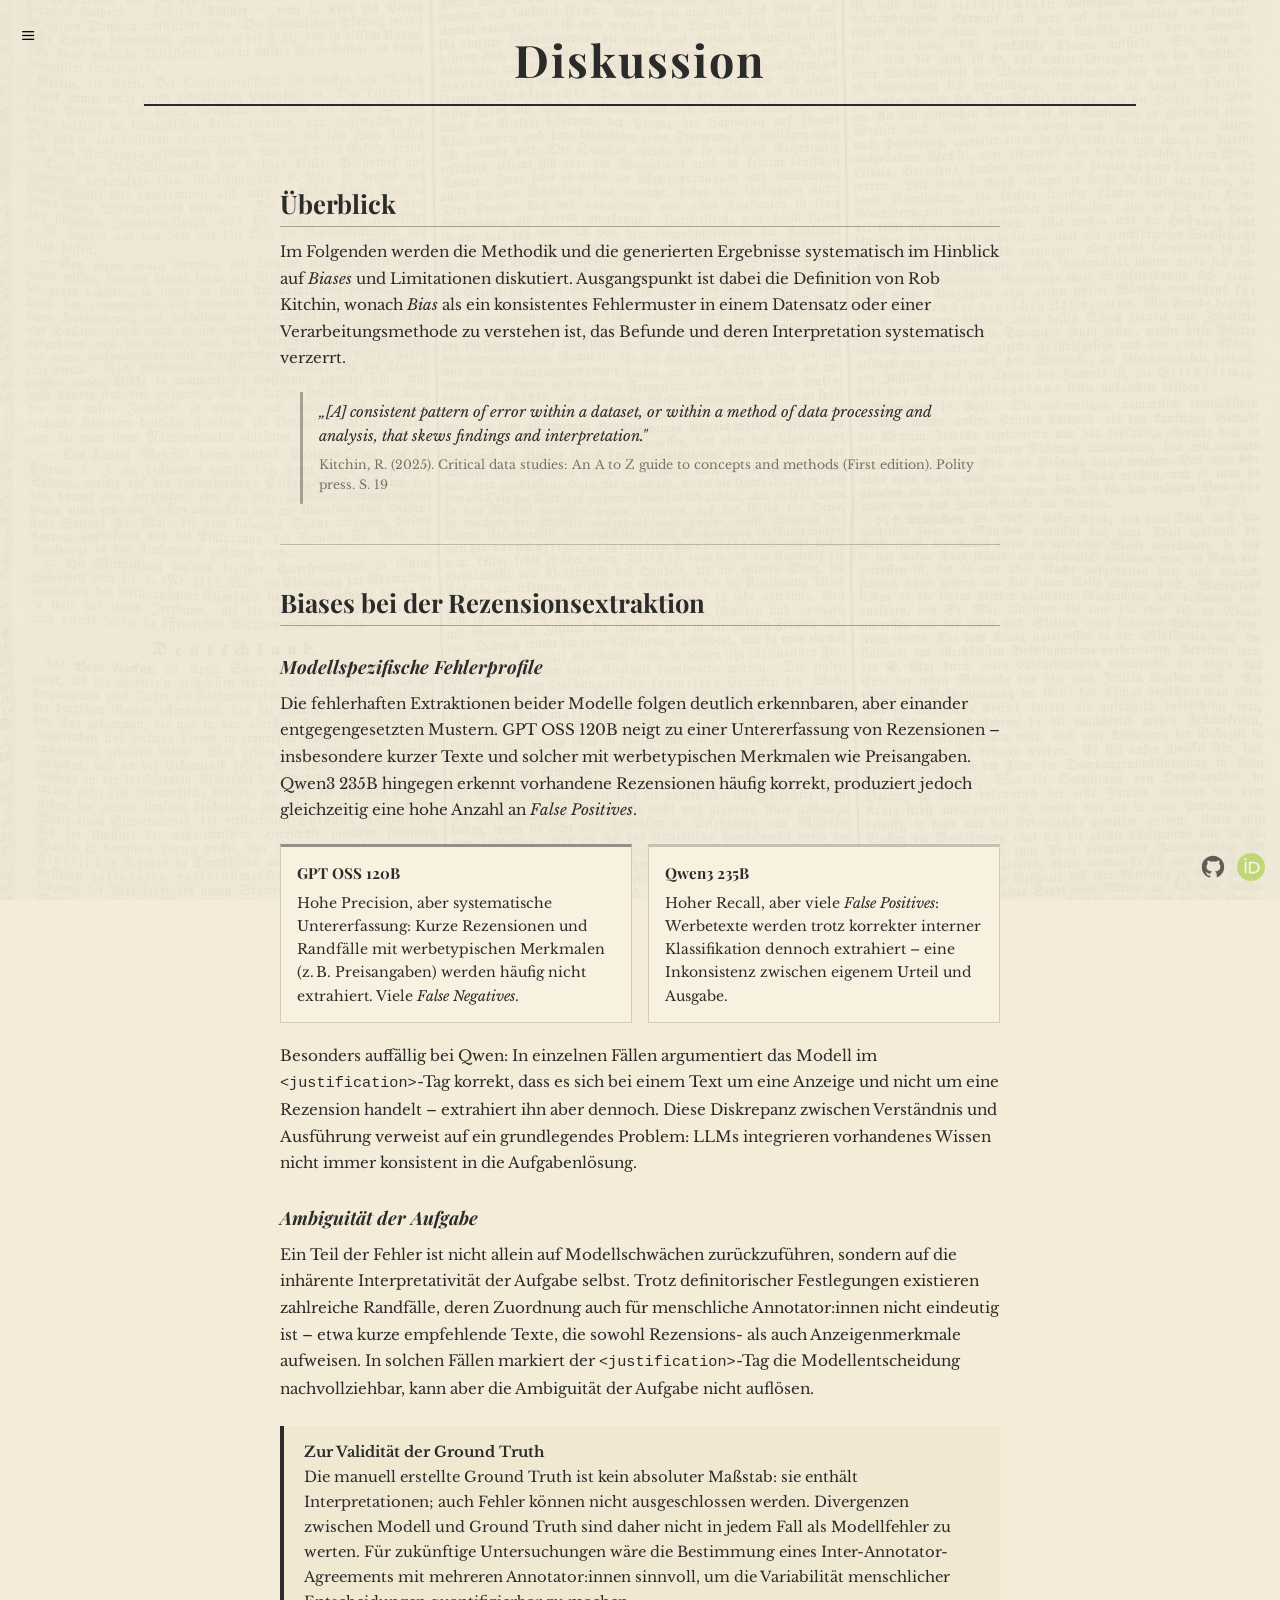
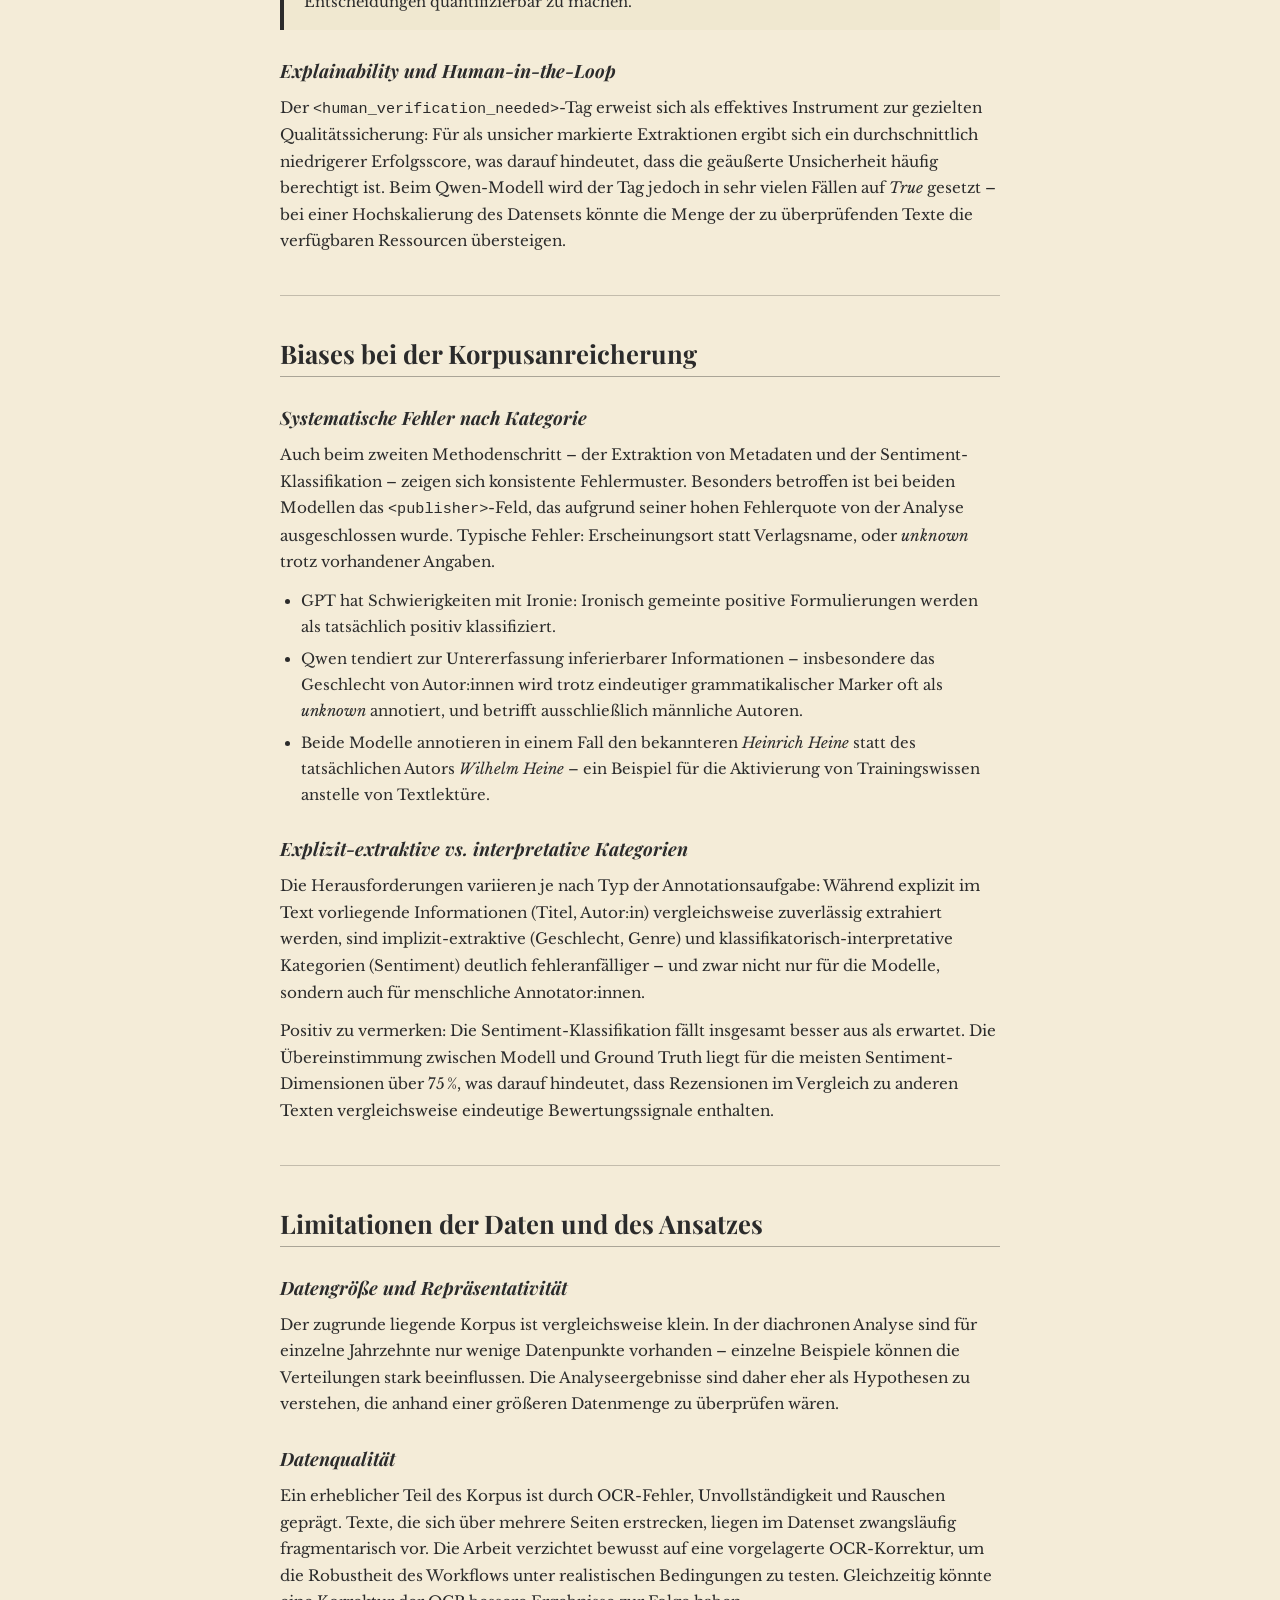
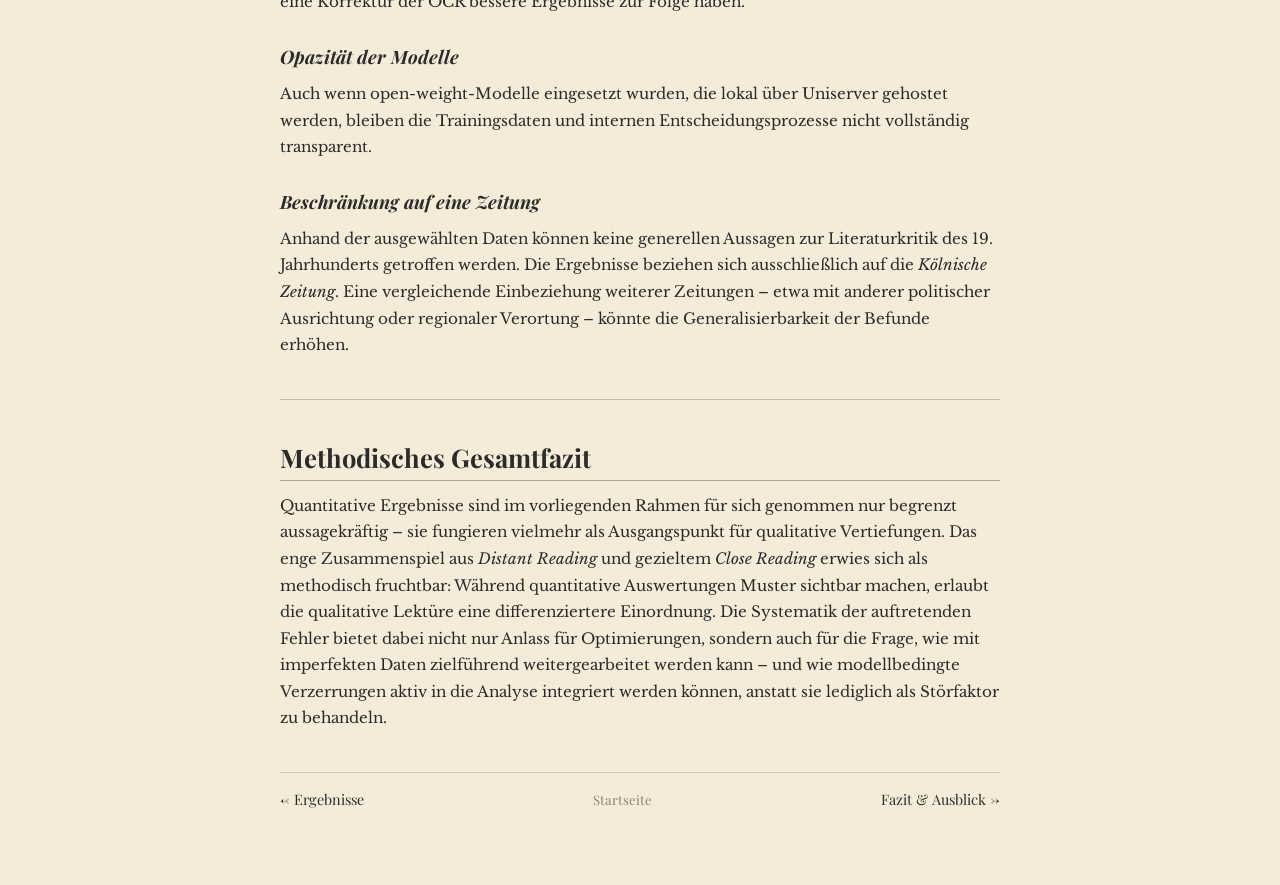
<file: discussion.html>
<!DOCTYPE html>
<html lang="de">
<head>
  <meta charset="UTF-8">
  <title>Diskussion – Literaturbesprechungen in historischen Zeitungen</title>

  <link href="https://fonts.googleapis.com/css2?family=Playfair+Display:wght@400;700;900&family=Libre+Baskerville:wght@400;700&display=swap" rel="stylesheet">

  <link rel="stylesheet" href="style.css">
  <style>
    .intro-body {
      max-width: 720px;
      margin: 0 auto;
      padding: 30px 20px 80px;
      position: relative;
      z-index: 1;
    }

    .intro-body h2 {
      font-family: "Playfair Display", serif;
      font-size: 1.6rem;
      margin: 40px 0 10px;
      border-bottom: 1px solid rgba(0,0,0,0.3);
      padding-bottom: 6px;
    }

    .intro-body h3 {
      font-family: "Playfair Display", serif;
      font-size: 1.15rem;
      margin: 28px 0 8px;
      font-style: italic;
    }

    .intro-body p {
      font-size: 0.95rem;
      line-height: 1.75;
      margin: 12px 0;
    }

    .intro-body ul {
      padding-left: 1.3em;
      margin: 10px 0;
    }

    .intro-body li {
      font-size: 0.93rem;
      line-height: 1.75;
      margin-bottom: 6px;
    }

    .inline-quote {
      border-left: 3px solid rgba(0,0,0,0.3);
      margin: 20px 0 20px 20px;
      padding: 8px 16px;
      font-style: italic;
      font-size: 0.92rem;
      line-height: 1.65;
    }

    .inline-quote cite {
      display: block;
      margin-top: 6px;
      font-size: 0.78rem;
      font-style: normal;
      color: rgba(0,0,0,0.5);
    }

    .highlight-box {
      background: #f0e8d0;
      border-left: 4px solid #2b2b2b;
      padding: 14px 20px;
      margin: 24px 0;
      font-size: 0.92rem;
      line-height: 1.7;
    }

    .bias-grid {
      display: grid;
      grid-template-columns: 1fr 1fr;
      gap: 16px;
      margin: 20px 0;
    }

    .bias-card {
      background: #f8f1df;
      border: 1px solid rgba(0,0,0,0.15);
      padding: 14px 16px;
      font-size: 0.88rem;
      line-height: 1.65;
    }

    .bias-card strong {
      display: block;
      font-family: "Playfair Display", serif;
      font-size: 0.95rem;
      margin-bottom: 6px;
    }

    .bias-card.gpt {
      border-top: 3px solid rgba(0,0,0,0.4);
    }

    .bias-card.qwen {
      border-top: 3px solid rgba(0,0,0,0.2);
    }

    @media (max-width: 600px) {
      .bias-grid {
        grid-template-columns: 1fr;
      }
    }

    .section-rule {
      width: 100%;
      height: 1px;
      background: rgba(0,0,0,0.2);
      margin: 40px 0 0;
    }

.nav-links {
  display: flex;
  justify-content: space-between;
  align-items: center;
  margin-top: 40px;
  padding-top: 16px;
  border-top: 1px solid rgba(0,0,0,0.15);
}

.back-link,
.home-link,
.forward-link {
  font-family: "Playfair Display", serif;
  font-size: 0.9rem;
  color: #2b2b2b;
  text-decoration: none;
}

.back-link:hover,
.home-link:hover,
.forward-link:hover {
  text-decoration: underline;
}

.home-link {
  color: rgba(0,0,0,0.45);
  font-size: 0.82rem;
}
  </style>
</head>
<body>

<button class="menu-toggle" onclick="toggleMenu()">&#8801;</button>

<nav class="menu-text" id="sideMenu">
  <a href="index.html">Startseite</a>
  <a href="introduction.html">Einleitung</a>
  <a href="corpus.html">Korpus</a>
  <a href="methodology.html">Methodik</a>
  <a href="results.html">Ergebnisse</a>
  <a href="discussion.html">Diskussion</a>
  <a href="conclusion.html">Fazit &amp; Ausblick</a>
  <a href="impressum.html">Impressum</a>
</nav>

<div class="page-content">
  <header class="masthead">
    <h1>Diskussion</h1>
    <div class="rule"></div>
  </header>

  <div class="intro-body">

    <h2>Überblick</h2>
    <p>
      Im Folgenden werden die Methodik und die generierten Ergebnisse systematisch im Hinblick auf <em>Biases</em> und Limitationen diskutiert. Ausgangspunkt ist dabei die Definition von Rob Kitchin, wonach <em>Bias</em> als ein konsistentes Fehlermuster in einem Datensatz oder einer Verarbeitungsmethode zu verstehen ist, das Befunde und deren Interpretation systematisch verzerrt.
    </p>

    <div class="inline-quote">
      „[A] consistent pattern of error within a dataset, or within a method of data processing and analysis, that skews findings and interpretation."
      <cite>Kitchin, R. (2025). Critical data studies: An A to Z guide to concepts and methods (First edition). Polity press. S. 19</cite>
    </div>

    <div class="section-rule"></div>

    <!-- Teil 1: Extraktion -->
    <h2>Biases bei der Rezensionsextraktion</h2>

    <h3>Modellspezifische Fehlerprofile</h3>
    <p>
      Die fehlerhaften Extraktionen beider Modelle folgen deutlich erkennbaren, aber einander entgegengesetzten Mustern. GPT OSS 120B neigt zu einer Untererfassung von Rezensionen &#8211; insbesondere kurzer Texte und solcher mit werbetypischen Merkmalen wie Preisangaben. Qwen3 235B hingegen erkennt vorhandene Rezensionen häufig korrekt, produziert jedoch gleichzeitig eine hohe Anzahl an <em>False Positives</em>.
    </p>

    <div class="bias-grid">
      <div class="bias-card gpt">
        <strong>GPT OSS 120B</strong>
        Hohe Precision, aber systematische Untererfassung: Kurze Rezensionen und Randfälle mit werbetypischen Merkmalen (z.&#8239;B. Preisangaben) werden häufig nicht extrahiert. Viele <em>False Negatives</em>.
      </div>
      <div class="bias-card qwen">
        <strong>Qwen3 235B</strong>
        Hoher Recall, aber viele <em>False Positives</em>: Werbetexte werden trotz korrekter interner Klassifikation dennoch extrahiert &#8211; eine Inkonsistenz zwischen eigenem Urteil und Ausgabe.
      </div>
    </div>

    <p>
      Besonders auffällig bei Qwen: In einzelnen Fällen argumentiert das Modell im <code>&lt;justification&gt;</code>-Tag korrekt, dass es sich bei einem Text um eine Anzeige und nicht um eine Rezension handelt &#8211; extrahiert ihn aber dennoch. Diese Diskrepanz zwischen Verständnis und Ausführung verweist auf ein grundlegendes Problem: LLMs integrieren vorhandenes Wissen nicht immer konsistent in die Aufgabenlösung.
    </p>

    <h3>Ambiguität der Aufgabe</h3>
    <p>
      Ein Teil der Fehler ist nicht allein auf Modellschwächen zurückzuführen, sondern auf die inhärente Interpretativität der Aufgabe selbst. Trotz definitorischer Festlegungen existieren zahlreiche Randfälle, deren Zuordnung auch für menschliche Annotator:innen nicht eindeutig ist &#8211; etwa kurze empfehlende Texte, die sowohl Rezensions- als auch Anzeigenmerkmale aufweisen. In solchen Fällen markiert der <code>&lt;justification&gt;</code>-Tag die Modellentscheidung nachvollziehbar, kann aber die Ambiguität der Aufgabe nicht auflösen.
    </p>

    <div class="highlight-box">
      <strong>Zur Validität der Ground Truth</strong><br>
      Die manuell erstellte Ground Truth ist kein absoluter Maßstab: sie enthält Interpretationen; auch Fehler können nicht ausgeschlossen werden. Divergenzen zwischen Modell und Ground Truth sind daher nicht in jedem Fall als Modellfehler zu werten. Für zukünftige Untersuchungen wäre die Bestimmung eines Inter-Annotator-Agreements mit mehreren Annotator:innen sinnvoll, um die Variabilität menschlicher Entscheidungen quantifizierbar zu machen.
    </div>

    <h3>Explainability und Human-in-the-Loop</h3>
    <p>
      Der <code>&lt;human_verification_needed&gt;</code>-Tag erweist sich als effektives Instrument zur gezielten Qualitätssicherung: Für als unsicher markierte Extraktionen ergibt sich ein durchschnittlich niedrigerer Erfolgsscore, was darauf hindeutet, dass die geäußerte Unsicherheit häufig berechtigt ist. Beim Qwen-Modell wird der Tag jedoch in sehr vielen Fällen auf <em>True</em> gesetzt &#8211; bei einer Hochskalierung des Datensets könnte die Menge der zu überprüfenden Texte die verfügbaren Ressourcen übersteigen.
    </p>

    <div class="section-rule"></div>

    <!-- Teil 2: Anreicherung -->
    <h2>Biases bei der Korpusanreicherung</h2>

    <h3>Systematische Fehler nach Kategorie</h3>
    <p>
      Auch beim zweiten Methodenschritt &#8211; der Extraktion von Metadaten und der Sentiment-Klassifikation &#8211; zeigen sich konsistente Fehlermuster. Besonders betroffen ist bei beiden Modellen das <code>&lt;publisher&gt;</code>-Feld, das aufgrund seiner hohen Fehlerquote von der Analyse ausgeschlossen wurde. Typische Fehler: Erscheinungsort statt Verlagsname, oder <em>unknown</em> trotz vorhandener Angaben.
    </p>
    <ul>
      <li>GPT hat Schwierigkeiten mit Ironie: Ironisch gemeinte positive Formulierungen werden als tatsächlich positiv klassifiziert.</li>
      <li>Qwen tendiert zur Untererfassung inferierbarer Informationen &#8211; insbesondere das Geschlecht von Autor:innen wird trotz eindeutiger grammatikalischer Marker oft als <em>unknown</em> annotiert, und betrifft ausschließlich männliche Autoren.</li>
      <li>Beide Modelle annotieren in einem Fall den bekannteren <em>Heinrich Heine</em> statt des tatsächlichen Autors <em>Wilhelm Heine</em> &#8211; ein Beispiel für die Aktivierung von Trainingswissen anstelle von Textlektüre.</li>
    </ul>

    <h3>Explizit-extraktive vs. interpretative Kategorien</h3>
    <p>
      Die Herausforderungen variieren je nach Typ der Annotationsaufgabe: Während explizit im Text vorliegende Informationen (Titel, Autor:in) vergleichsweise zuverlässig extrahiert werden, sind implizit-extraktive (Geschlecht, Genre) und klassifikatorisch-interpretative Kategorien (Sentiment) deutlich fehleranfälliger &#8211; und zwar nicht nur für die Modelle, sondern auch für menschliche Annotator:innen.
    </p>
    <p>
      Positiv zu vermerken: Die Sentiment-Klassifikation fällt insgesamt besser aus als erwartet. Die Übereinstimmung zwischen Modell und Ground Truth liegt für die meisten Sentiment-Dimensionen über 75&#8239;%, was darauf hindeutet, dass Rezensionen im Vergleich zu anderen Texten vergleichsweise eindeutige Bewertungssignale enthalten.
    </p>

    <div class="section-rule"></div>

    <!-- Teil 3: Daten und Methode -->
    <h2>Limitationen der Daten und des Ansatzes</h2>

    <h3>Datengröße und Repräsentativität</h3>
    <p>
      Der zugrunde liegende Korpus ist vergleichsweise klein. In der diachronen Analyse sind für einzelne Jahrzehnte nur wenige Datenpunkte vorhanden &#8211; einzelne Beispiele können die Verteilungen stark beeinflussen. Die Analyseergebnisse sind daher eher als Hypothesen zu verstehen, die anhand einer größeren Datenmenge zu überprüfen wären.
    </p>

    <h3>Datenqualität</h3>
    <p>
      Ein erheblicher Teil des Korpus ist durch OCR-Fehler, Unvollständigkeit und Rauschen geprägt. Texte, die sich über mehrere Seiten erstrecken, liegen im Datenset zwangsläufig fragmentarisch vor. Die Arbeit verzichtet bewusst auf eine vorgelagerte OCR-Korrektur, um die Robustheit des Workflows unter realistischen Bedingungen zu testen. Gleichzeitig könnte eine Korrektur der OCR bessere Ergebnisse zur Folge haben.
    </p>

    <h3>Opazität der Modelle</h3>
    <p>
      Auch wenn open-weight-Modelle eingesetzt wurden, die lokal über Uniserver gehostet werden, bleiben die Trainingsdaten und internen Entscheidungsprozesse nicht vollständig transparent. 
    </p>

    <h3>Beschränkung auf eine Zeitung</h3>
    <p>
      Anhand der ausgewählten Daten können keine generellen Aussagen zur Literaturkritik des 19. Jahrhunderts getroffen werden. Die Ergebnisse beziehen sich ausschließlich auf die <em>Kölnische Zeitung</em>. Eine vergleichende Einbeziehung weiterer Zeitungen &#8211; etwa mit anderer politischer Ausrichtung oder regionaler Verortung &#8211; könnte die Generalisierbarkeit der Befunde erhöhen.
    </p>

    <div class="section-rule"></div>

    <!-- Fazit der Diskussion -->
    <h2>Methodisches Gesamtfazit</h2>
    <p>
      Quantitative Ergebnisse sind im vorliegenden Rahmen für sich genommen nur begrenzt aussagekräftig &#8211; sie fungieren vielmehr als Ausgangspunkt für qualitative Vertiefungen. Das enge Zusammenspiel aus <em>Distant Reading</em> und gezieltem <em>Close Reading</em> erwies sich als methodisch fruchtbar: Während quantitative Auswertungen Muster sichtbar machen, erlaubt die qualitative Lektüre eine differenziertere Einordnung. Die Systematik der auftretenden Fehler bietet dabei nicht nur Anlass für Optimierungen, sondern auch für die Frage, wie mit imperfekten Daten zielführend weitergearbeitet werden kann &#8211; und wie modellbedingte Verzerrungen aktiv in die Analyse integriert werden können, anstatt sie lediglich als Störfaktor zu behandeln.
    </p>

    <div class="nav-links">
      <a href="results.html" class="back-link">← Ergebnisse</a>
      <a href="index.html" class="home-link">Startseite</a>
      <a href="conclusion.html" class="forward-link">Fazit &amp; Ausblick →</a>
    </div>

  </div>
</div>

<div class="corner-links">
  <a href="https://github.com/johannamauermann" target="_blank" aria-label="GitHub">
    <img src="img/github.svg" alt="">
  </a>
  <a href="https://orcid.org/0009-0000-4790-8196" target="_blank" aria-label="ORCID">
    <img src="img/orcid.svg" alt="">
  </a>
</div>

<script>
function toggleMenu() {
  document.getElementById("sideMenu").classList.toggle("open");
  document.querySelector(".page-content").classList.toggle("shift");
}
</script>

</body>
</html>
</file>
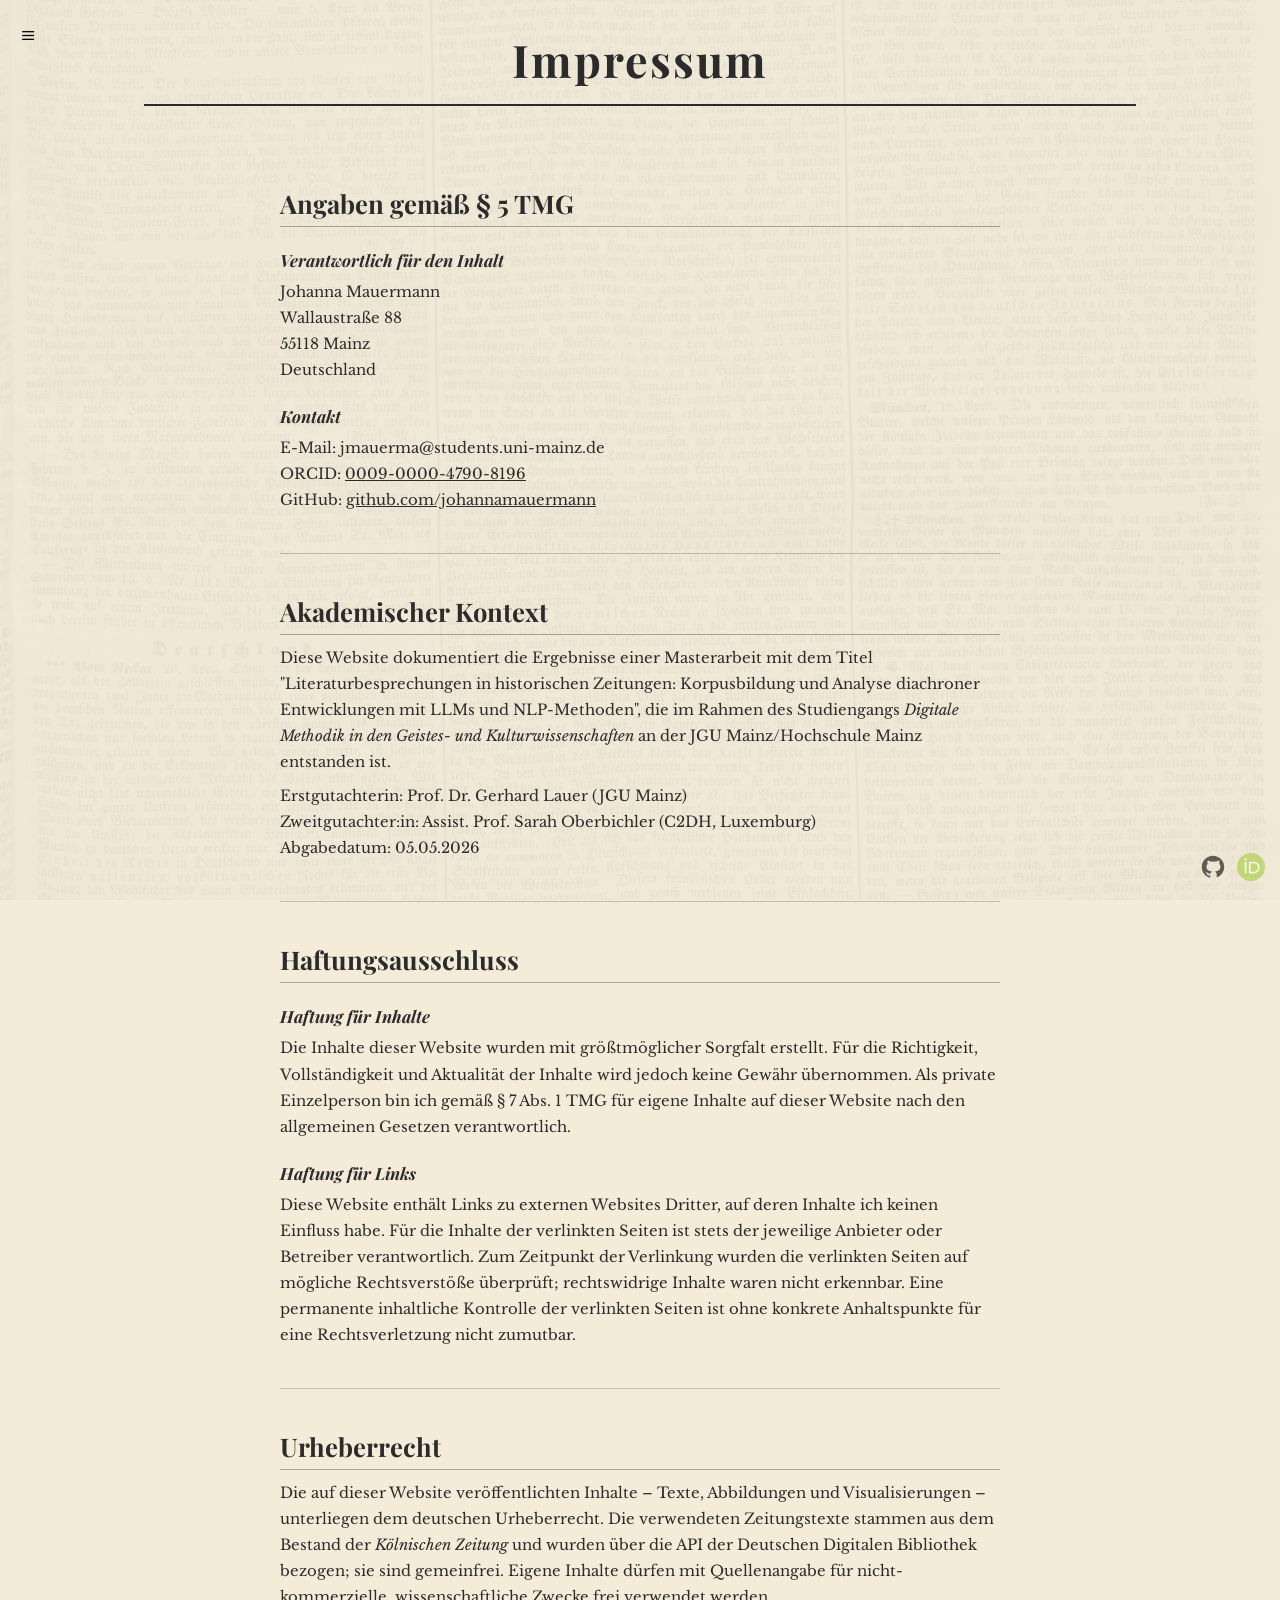
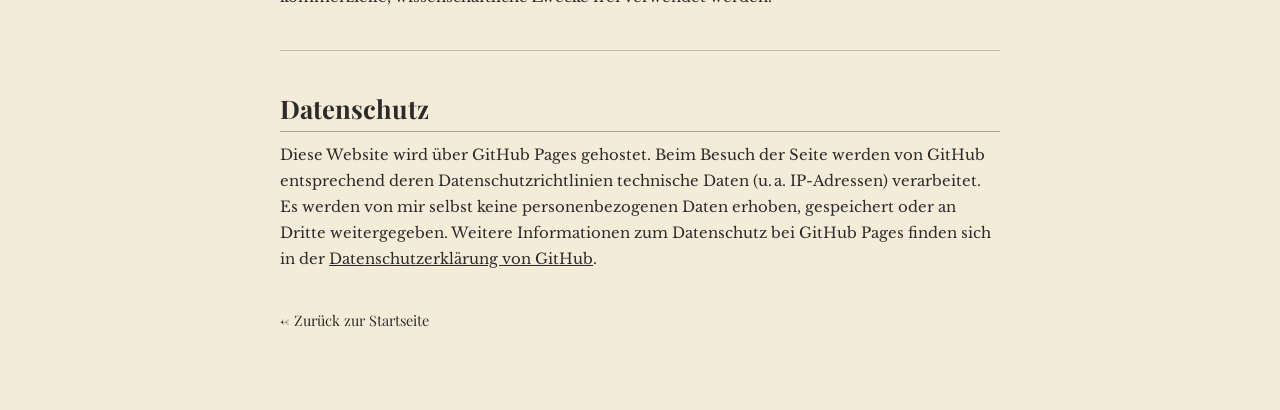
<file: impressum.html>
<!DOCTYPE html>
<html lang="de">
<head>
  <meta charset="UTF-8">
  <title>Impressum – Literaturbesprechungen in historischen Zeitungen</title>

  <link href="https://fonts.googleapis.com/css2?family=Playfair+Display:wght@400;700;900&family=Libre+Baskerville:wght@400;700&display=swap" rel="stylesheet">

  <link rel="stylesheet" href="style.css">
  <style>
    .intro-body {
      max-width: 720px;
      margin: 0 auto;
      padding: 30px 20px 80px;
      position: relative;
      z-index: 1;
    }

    .intro-body h2 {
      font-family: "Playfair Display", serif;
      font-size: 1.6rem;
      margin: 40px 0 10px;
      border-bottom: 1px solid rgba(0,0,0,0.3);
      padding-bottom: 6px;
    }

    .intro-body h3 {
      font-family: "Playfair Display", serif;
      font-size: 1.05rem;
      margin: 22px 0 6px;
      font-style: italic;
    }

    .intro-body p {
      font-size: 0.93rem;
      line-height: 1.75;
      margin: 8px 0;
    }

    .intro-body a {
      color: #2b2b2b;
    }

    .intro-body a:hover {
      text-decoration: none;
    }


    .section-rule {
      width: 100%;
      height: 1px;
      background: rgba(0,0,0,0.2);
      margin: 40px 0 0;
    }

    .back-link {
      display: inline-block;
      margin: 30px 0 0;
      font-family: "Playfair Display", serif;
      font-size: 0.9rem;
      color: #2b2b2b;
      text-decoration: none;
    }

    .back-link:hover {
      text-decoration: underline;
    }
  </style>
</head>
<body>

<button class="menu-toggle" onclick="toggleMenu()">&#8801;</button>

<nav class="menu-text" id="sideMenu">
  <a href="index.html">Startseite</a>
  <a href="introduction.html">Einleitung</a>
  <a href="corpus.html">Korpus</a>
  <a href="methodology.html">Methodik</a>
  <a href="results.html">Ergebnisse</a>
  <a href="discussion.html">Diskussion</a>
  <a href="conclusion.html">Fazit &amp; Ausblick</a>
  <a href="impressum.html">Impressum</a>
</nav>

<div class="page-content">
  <header class="masthead">
    <h1>Impressum</h1>
    <div class="rule"></div>
  </header>

  <div class="intro-body">

    <h2>Angaben gemäß § 5 TMG</h2>

    <h3>Verantwortlich für den Inhalt</h3>
    <p>
      Johanna Mauermann<br>
      Wallaustraße 88<br>
      55118 Mainz<br>
      Deutschland
    </p>

    <h3>Kontakt</h3>
    <p>
      E-Mail: jmauerma@students.uni-mainz.de<br>
      ORCID: <a href="https://orcid.org/0009-0000-4790-8196" target="_blank">0009-0000-4790-8196</a><br>
      GitHub: <a href="https://github.com/johannamauermann" target="_blank">github.com/johannamauermann</a>
    </p>

    <div class="section-rule"></div>

    <h2>Akademischer Kontext</h2>
    <p>
      Diese Website dokumentiert die Ergebnisse einer Masterarbeit mit dem Titel "Literaturbesprechungen in historischen Zeitungen: Korpusbildung und Analyse diachroner Entwicklungen mit LLMs und NLP-Methoden", die im Rahmen des Studiengangs <em>Digitale Methodik in den Geistes- und Kulturwissenschaften</em> an der JGU Mainz/Hochschule Mainz entstanden ist.
    </p>
    <p>
      Erstgutachterin: Prof. Dr. Gerhard Lauer (JGU Mainz)<br>
      Zweitgutachter:in: Assist. Prof. Sarah Oberbichler (C2DH, Luxemburg)<br>
      Abgabedatum: 05.05.2026</a>
    </p>

    <div class="section-rule"></div>

    <h2>Haftungsausschluss</h2>

    <h3>Haftung für Inhalte</h3>
    <p>
      Die Inhalte dieser Website wurden mit größtmöglicher Sorgfalt erstellt. Für die Richtigkeit, Vollständigkeit und Aktualität der Inhalte wird jedoch keine Gewähr übernommen. Als private Einzelperson bin ich gemäß § 7 Abs. 1 TMG für eigene Inhalte auf dieser Website nach den allgemeinen Gesetzen verantwortlich.
    </p>

    <h3>Haftung für Links</h3>
    <p>
      Diese Website enthält Links zu externen Websites Dritter, auf deren Inhalte ich keinen Einfluss habe. Für die Inhalte der verlinkten Seiten ist stets der jeweilige Anbieter oder Betreiber verantwortlich. Zum Zeitpunkt der Verlinkung wurden die verlinkten Seiten auf mögliche Rechtsverstöße überprüft; rechtswidrige Inhalte waren nicht erkennbar. Eine permanente inhaltliche Kontrolle der verlinkten Seiten ist ohne konkrete Anhaltspunkte für eine Rechtsverletzung nicht zumutbar.
    </p>

    <div class="section-rule"></div>

    <h2>Urheberrecht</h2>
    <p>
      Die auf dieser Website veröffentlichten Inhalte – Texte, Abbildungen und Visualisierungen – unterliegen dem deutschen Urheberrecht. Die verwendeten Zeitungstexte stammen aus dem Bestand der <em>Kölnischen Zeitung</em> und wurden über die API der Deutschen Digitalen Bibliothek bezogen; sie sind gemeinfrei. Eigene Inhalte dürfen mit Quellenangabe für nicht-kommerzielle, wissenschaftliche Zwecke frei verwendet werden.
    </p>

    <div class="section-rule"></div>

    <h2>Datenschutz</h2>
    <p>
      Diese Website wird über GitHub Pages gehostet. Beim Besuch der Seite werden von GitHub entsprechend deren Datenschutzrichtlinien technische Daten (u.&#8239;a. IP-Adressen) verarbeitet. Es werden von mir selbst keine personenbezogenen Daten erhoben, gespeichert oder an Dritte weitergegeben. Weitere Informationen zum Datenschutz bei GitHub Pages finden sich in der <a href="https://docs.github.com/en/site-policy/privacy-policies/github-general-privacy-statement" target="_blank">Datenschutzerklärung von GitHub</a>.
    </p>

    <a href="index.html" class="back-link">&#8592; Zurück zur Startseite</a>

  </div>
</div>

<div class="corner-links">
  <a href="https://github.com/johannamauermann" target="_blank" aria-label="GitHub">
    <img src="img/github.svg" alt="">
  </a>
  <a href="https://orcid.org/0009-0000-4790-8196" target="_blank" aria-label="ORCID">
    <img src="img/orcid.svg" alt="">
  </a>
</div>

<script>
function toggleMenu() {
  document.getElementById("sideMenu").classList.toggle("open");
}

document.addEventListener("click", function(e) {
  const menu = document.getElementById("sideMenu");
  const toggle = document.querySelector(".menu-toggle");
  if (!menu.contains(e.target) && !toggle.contains(e.target)) {
    menu.classList.remove("open");
  }
});
</script>

</body>
</html>
</file>
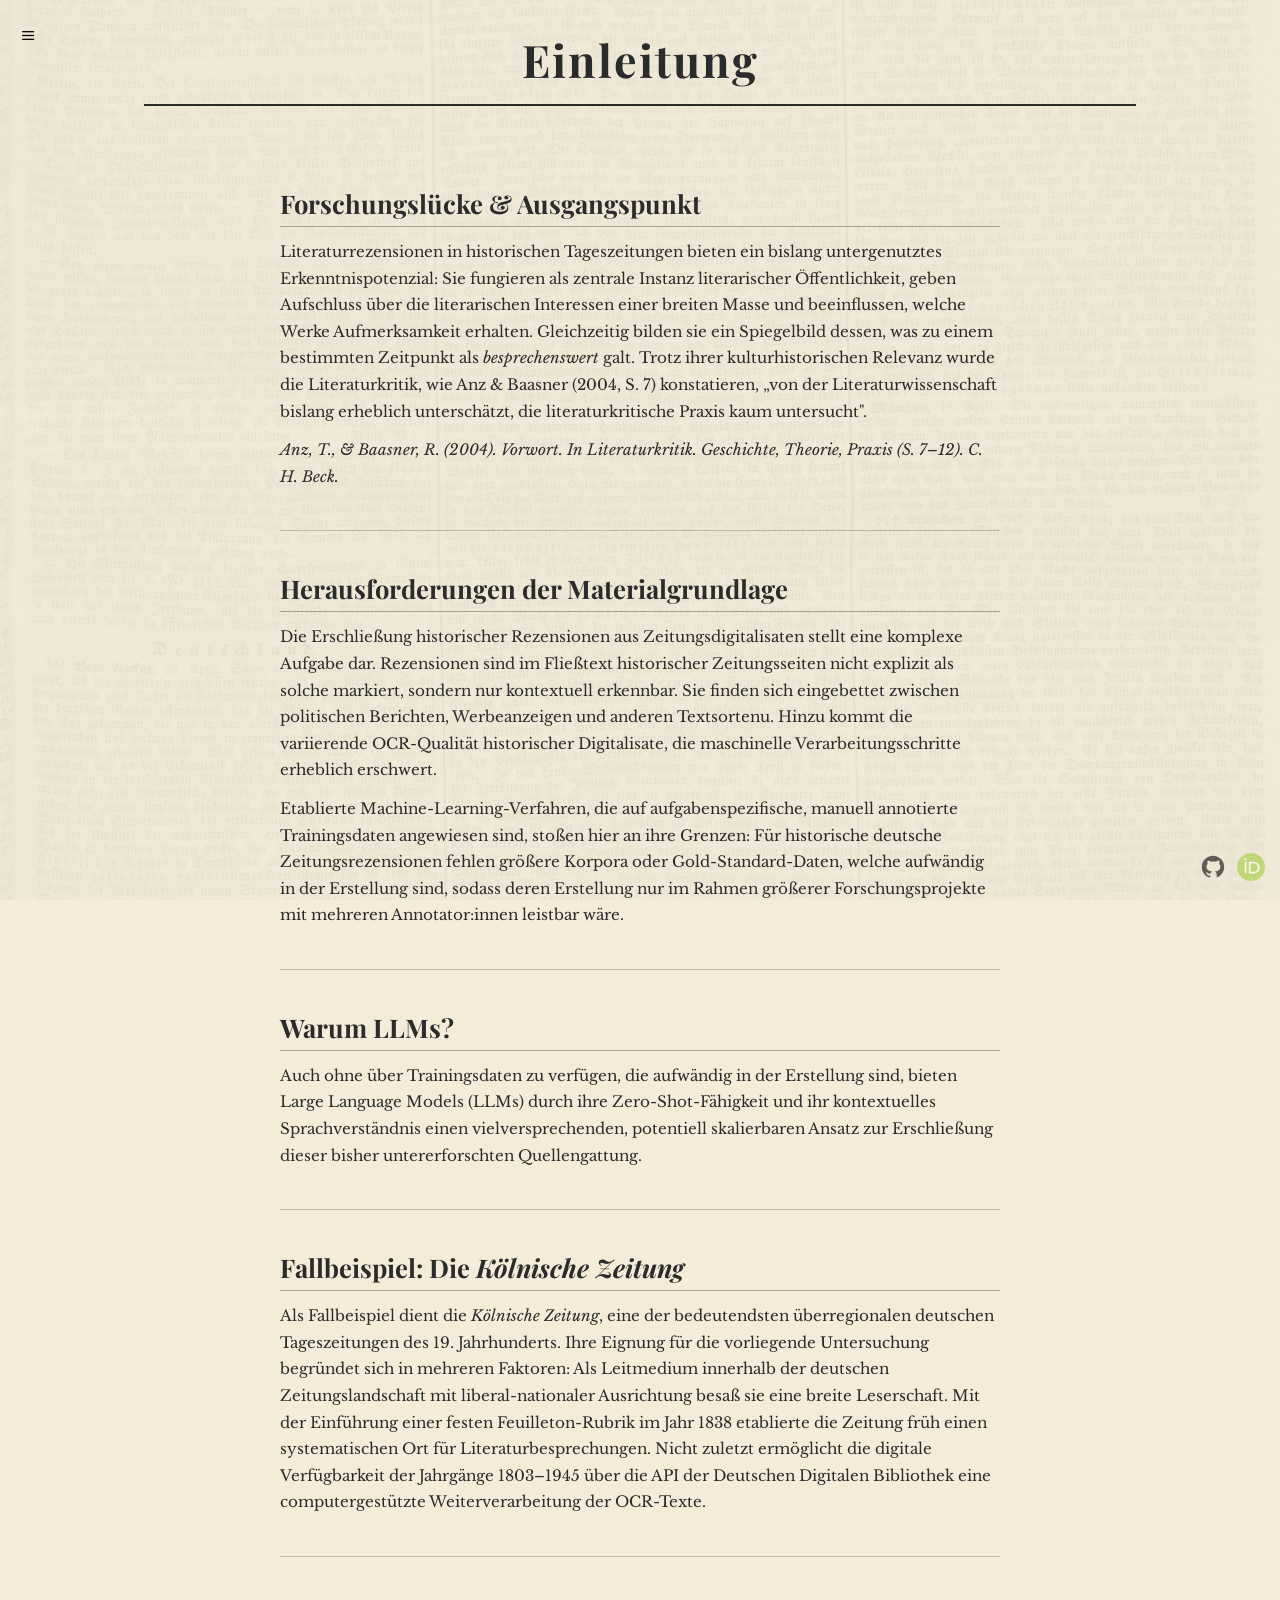
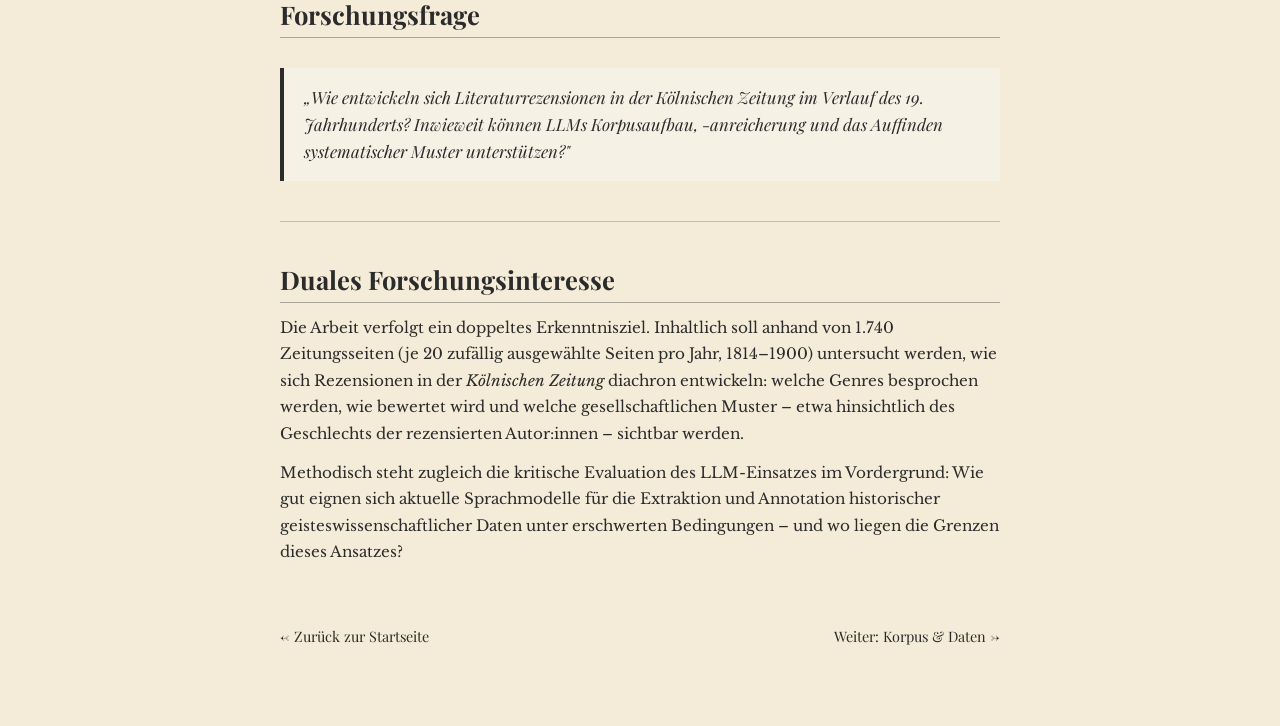
<file: introduction.html>
<!DOCTYPE html>
<html lang="de">
<head>
  <meta charset="UTF-8">
  <title>Einleitung – Literaturbesprechungen in historischen Zeitungen</title>

  <link href="https://fonts.googleapis.com/css2?family=Playfair+Display:wght@400;700;900&family=Libre+Baskerville:wght@400;700&display=swap" rel="stylesheet">

  <link rel="stylesheet" href="style.css">
  <style>
    .intro-body {
      max-width: 720px;
      margin: 0 auto;
      padding: 30px 20px 80px;
      position: relative;
      z-index: 1;
    }

    .intro-body h2 {
      font-family: "Playfair Display", serif;
      font-size: 1.6rem;
      margin: 40px 0 10px;
      border-bottom: 1px solid rgba(0,0,0,0.3);
      padding-bottom: 6px;
    }

    .intro-body p {
      font-size: 0.95rem;
      line-height: 1.75;
      margin: 12px 0;
    }

    .research-question {
      background: #f6f1e5;
      border-left: 4px solid #2b2b2b;
      padding: 16px 20px;
      margin: 30px 0;
      font-family: "Playfair Display", serif;
      font-size: 1.05rem;
      font-style: italic;
      line-height: 1.6;
    }

    .section-rule {
      width: 100%;
      height: 1px;
      background: rgba(0,0,0,0.2);
      margin: 40px 0 0;
    }

    .back-link {
      display: inline-block;
      margin: 30px 0 0;
      font-family: "Playfair Display", serif;
      font-size: 0.9rem;
      color: #2b2b2b;
      text-decoration: none;
    }



    .back-link:hover {
      text-decoration: underline;
    }
    .nav-links {
      display: flex;
      justify-content: space-between;
      margin-top: 30px;
    }

    .forward-link {
      display: inline-block;
      margin: 30px 0 0 20px;
      font-family: "Playfair Display", serif;
      font-size: 0.9rem;
      color: #2b2b2b;
      text-decoration: none;
    }

    .forward-link:hover {
      text-decoration: underline;
    }
  </style>
</head>
<body>

<button class="menu-toggle" onclick="toggleMenu()">≡</button>

<nav class="menu-text" id="sideMenu">
  <a href="index.html">Startseite</a>
  <a href="introduction.html">Einleitung</a>
  <a href="corpus.html">Korpus</a>
  <a href="methodology.html">Methodik</a>
  <a href="results.html">Ergebnisse</a>
  <a href="discussion.html">Diskussion</a>
  <a href="conclusion.html">Fazit &amp; Ausblick</a>
  <a href="impressum.html">Impressum</a>
</nav>

<div class="page-content">
  <header class="masthead">
    <h1>Einleitung</h1>
    <div class="rule"></div>
  </header>

  <div class="intro-body">

    <h2>Forschungslücke &amp; Ausgangspunkt</h2>
    <p>
      Literaturrezensionen in historischen Tageszeitungen bieten ein bislang untergenutztes Erkenntnispotenzial: Sie fungieren als zentrale Instanz literarischer Öffentlichkeit, geben Aufschluss über die literarischen Interessen einer breiten Masse und beeinflussen, welche Werke Aufmerksamkeit erhalten. Gleichzeitig bilden sie ein Spiegelbild dessen, was zu einem bestimmten Zeitpunkt als <em>besprechenswert</em> galt. Trotz ihrer 
  kulturhistorischen Relevanz wurde die Literaturkritik, wie Anz &amp; Baasner 
  (2004, S. 7) konstatieren, „von der Literaturwissenschaft bislang erheblich 
  unterschätzt, die literaturkritische Praxis kaum untersucht".
    </p>

    <p class="source-note">
      <em>Anz, T., &amp; Baasner, R. (2004). Vorwort. In <em>Literaturkritik. 
      Geschichte, Theorie, Praxis</em> (S. 7–12). C. H. Beck.</em>
    </p>

    <div class="section-rule"></div>

    <h2>Herausforderungen der Materialgrundlage</h2>
    <p>
      Die Erschließung historischer Rezensionen aus Zeitungsdigitalisaten stellt eine komplexe Aufgabe dar. Rezensionen sind im Fließtext historischer Zeitungsseiten nicht explizit als solche markiert, sondern nur kontextuell erkennbar. Sie finden sich eingebettet zwischen politischen Berichten, Werbeanzeigen und anderen Textsortenu. Hinzu kommt die variierende OCR-Qualität historischer Digitalisate, die maschinelle Verarbeitungsschritte erheblich erschwert.
    </p>
    <p>
      Etablierte Machine-Learning-Verfahren, die auf aufgabenspezifische, manuell annotierte Trainingsdaten angewiesen sind, stoßen hier an ihre Grenzen: Für historische deutsche Zeitungsrezensionen fehlen größere Korpora oder Gold-Standard-Daten, welche aufwändig in der Erstellung sind, sodass deren Erstellung nur im Rahmen größerer Forschungsprojekte mit mehreren Annotator:innen leistbar wäre.
    </p>

    <div class="section-rule"></div>

    <h2>Warum LLMs?</h2>
    <p>
      Auch ohne über Trainingsdaten zu verfügen, die aufwändig in der Erstellung sind, bieten Large Language Models (LLMs) durch ihre Zero-Shot-Fähigkeit und ihr kontextuelles Sprachverständnis einen vielversprechenden, potentiell skalierbaren Ansatz zur Erschließung dieser bisher untererforschten Quellengattung.
    </p>

    <div class="section-rule"></div>

    <h2>Fallbeispiel: Die <em>Kölnische Zeitung</em></h2>
    <p>
      Als Fallbeispiel dient die <em>Kölnische Zeitung</em>, eine der bedeutendsten überregionalen deutschen Tageszeitungen des 19. Jahrhunderts. Ihre Eignung für die vorliegende Untersuchung begründet sich in mehreren Faktoren: Als Leitmedium innerhalb der deutschen Zeitungslandschaft mit liberal-nationaler Ausrichtung besaß sie eine breite Leserschaft. Mit der Einführung einer festen Feuilleton-Rubrik im Jahr 1838 etablierte die Zeitung früh einen systematischen Ort für Literaturbesprechungen. Nicht zuletzt ermöglicht die digitale Verfügbarkeit der Jahrgänge 1803–1945 über die API der Deutschen Digitalen Bibliothek eine computergestützte Weiterverarbeitung der OCR-Texte.
    </p>

    <div class="section-rule"></div>

    <h2>Forschungsfrage</h2>
    <div class="research-question">
      „Wie entwickeln sich Literaturrezensionen in der Kölnischen Zeitung im Verlauf des 19. Jahrhunderts? Inwieweit können LLMs Korpusaufbau, -anreicherung und das Auffinden systematischer Muster unterstützen?"
    </div>

    <div class="section-rule"></div>

    <h2>Duales Forschungsinteresse</h2>
    <p>
      Die Arbeit verfolgt ein doppeltes Erkenntnisziel. Inhaltlich soll anhand von 1.740 Zeitungsseiten (je 20 zufällig ausgewählte Seiten pro Jahr, 1814–1900) untersucht werden, wie sich Rezensionen in der <em>Kölnischen Zeitung</em> diachron entwickeln: welche Genres besprochen werden, wie bewertet wird und welche gesellschaftlichen Muster – etwa hinsichtlich des Geschlechts der rezensierten Autor:innen – sichtbar werden.
    </p>
    <p>
      Methodisch steht zugleich die kritische Evaluation des LLM-Einsatzes im Vordergrund: Wie gut eignen sich aktuelle Sprachmodelle für die Extraktion und Annotation historischer geisteswissenschaftlicher Daten unter erschwerten Bedingungen – und wo liegen die Grenzen dieses Ansatzes?
    </p>
    <div class="nav-links">
    <a href="index.html" class="back-link">← Zurück zur Startseite</a>
    <a href="corpus.html" class="forward-link">Weiter: Korpus &amp; Daten →</a>
    </div>
  </div>
</div>

<div class="corner-links">
  <a href="https://github.com/johannamauermann" target="_blank" aria-label="GitHub">
    <img src="img/github.svg" alt="">
  </a>
  <a href="https://orcid.org/0009-0000-4790-8196" target="_blank" aria-label="ORCID">
    <img src="img/orcid.svg" alt="">
  </a>
</div>

<script>
function toggleMenu() {
  document.getElementById("sideMenu").classList.toggle("open");
  document.querySelector(".page-content").classList.toggle("shift");
}
</script>

</body>
</html>
</file>
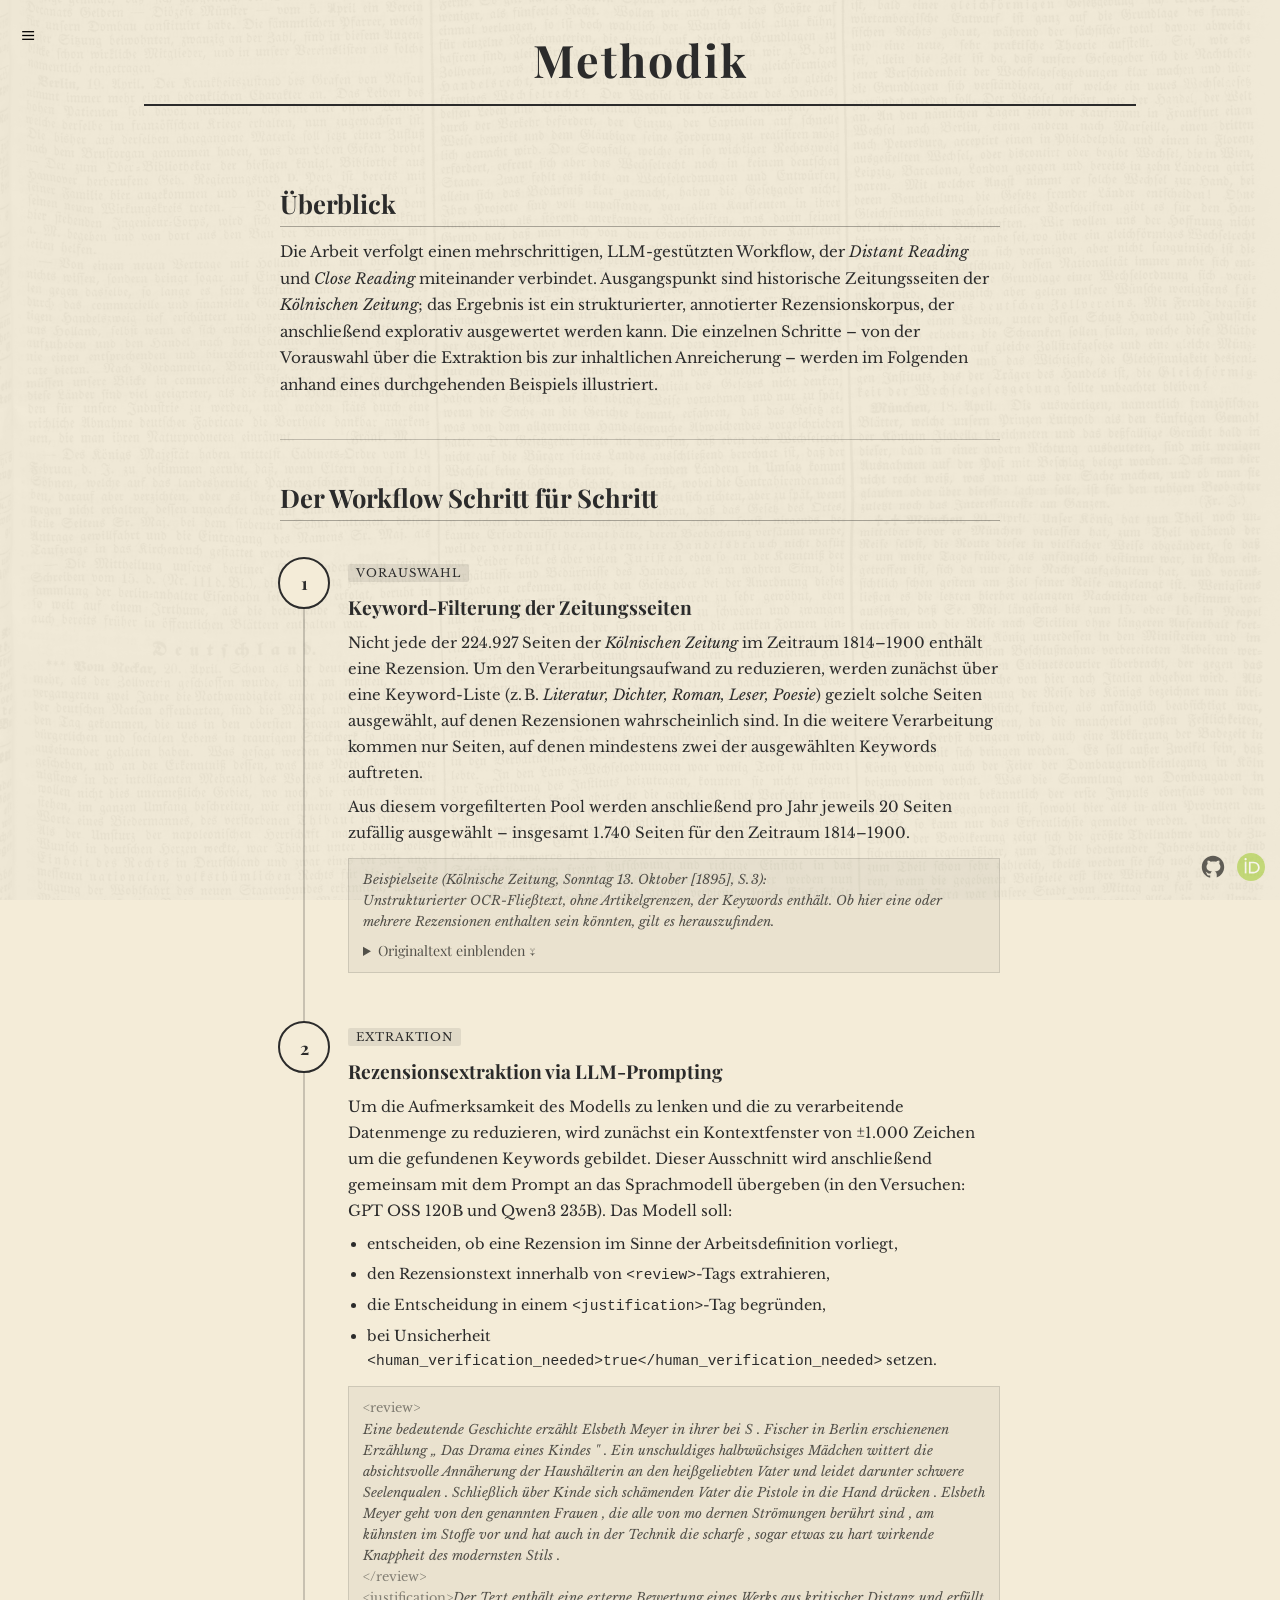
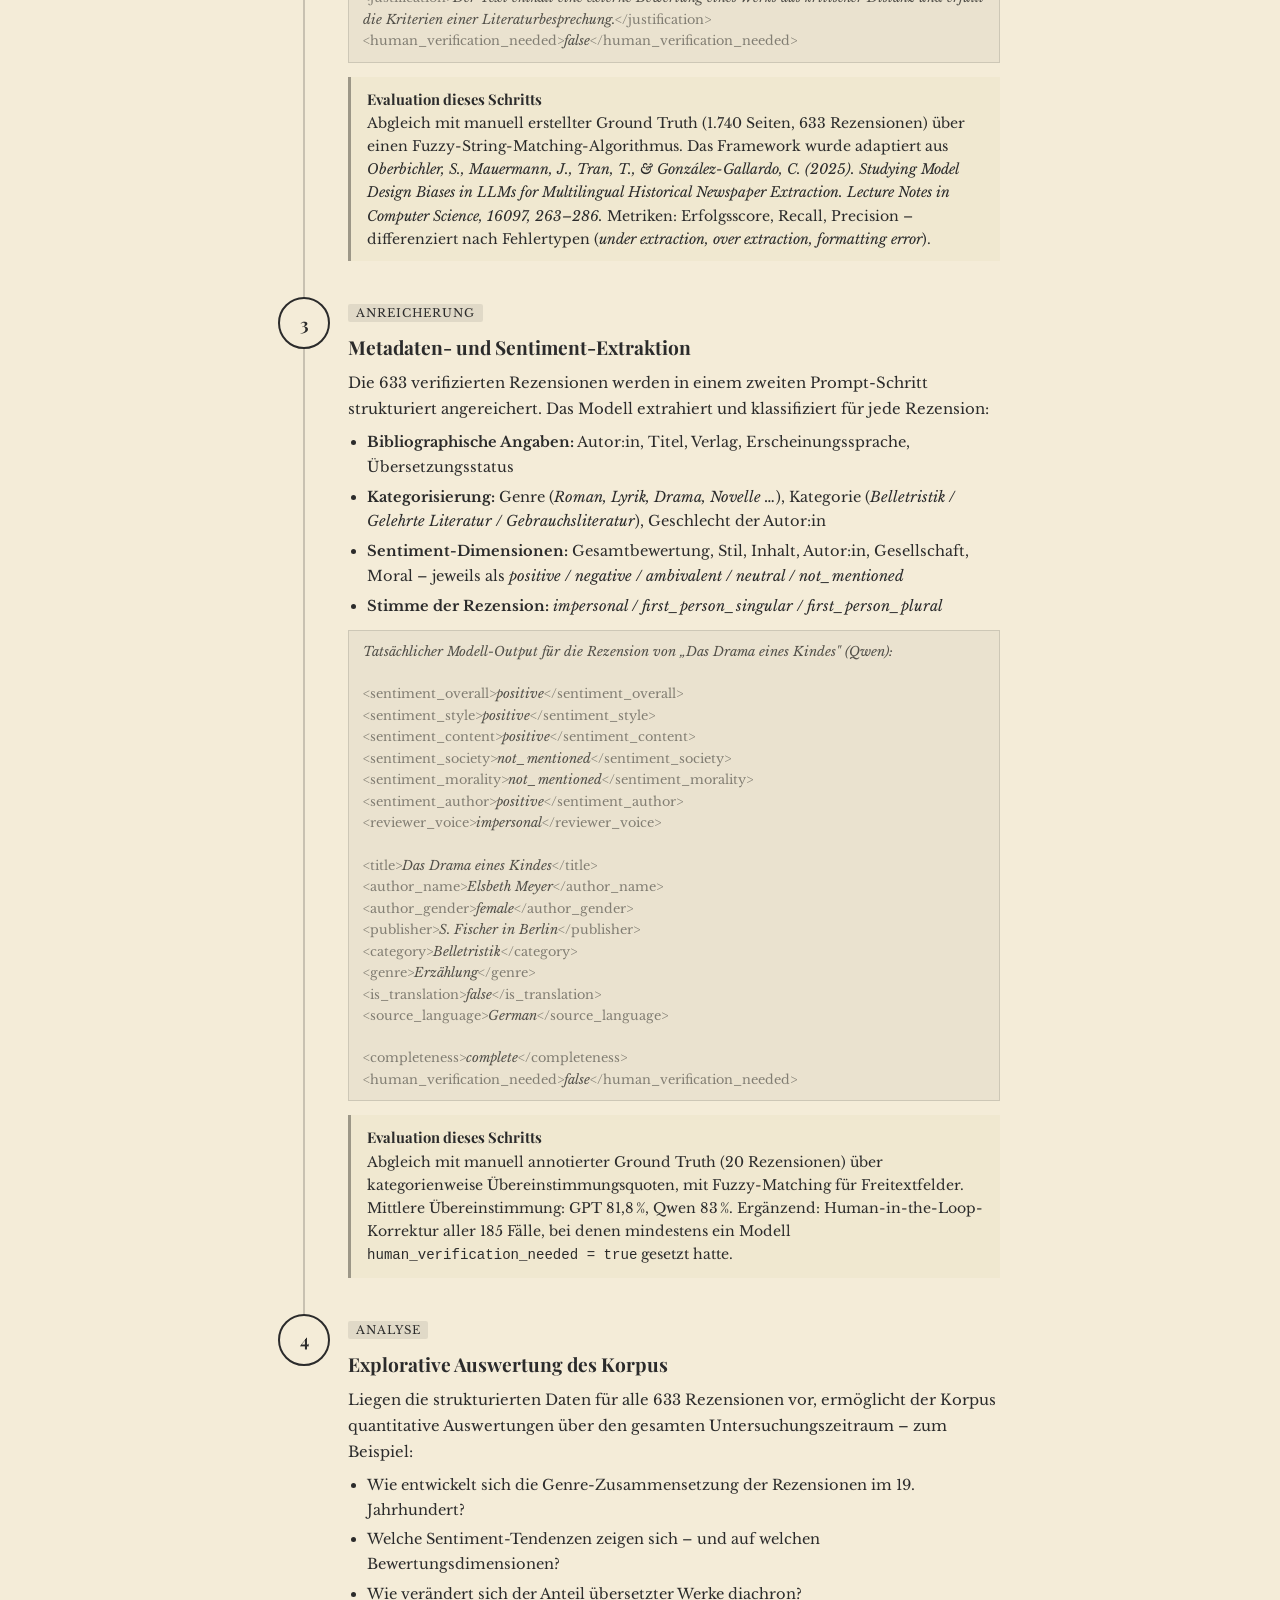
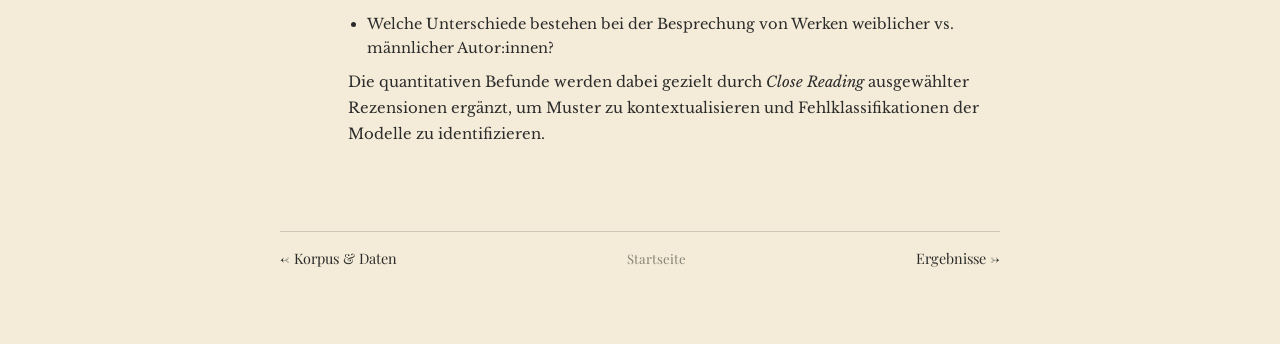
<file: methodology.html>
<!DOCTYPE html>
<html lang="de">
<head>
  <meta charset="UTF-8">
  <title>Methodik – Literaturbesprechungen in historischen Zeitungen</title>

  <link href="https://fonts.googleapis.com/css2?family=Playfair+Display:wght@400;700;900&family=Libre+Baskerville:wght@400;700&display=swap" rel="stylesheet">

  <link rel="stylesheet" href="style.css">
  <style>
    .intro-body {
      max-width: 720px;
      margin: 0 auto;
      padding: 30px 20px 80px;
      position: relative;
      z-index: 1;
    }

    .intro-body h2 {
      font-family: "Playfair Display", serif;
      font-size: 1.6rem;
      margin: 40px 0 10px;
      border-bottom: 1px solid rgba(0,0,0,0.3);
      padding-bottom: 6px;
    }

    .intro-body h3 {
      font-family: "Playfair Display", serif;
      font-size: 1.15rem;
      margin: 28px 0 8px;
      font-style: italic;
    }

    .intro-body p {
      font-size: 0.95rem;
      line-height: 1.75;
      margin: 12px 0;
    }

    .intro-body ul {
      padding-left: 1.3em;
      margin: 10px 0;
    }

    .intro-body li {
      font-size: 0.93rem;
      line-height: 1.75;
      margin-bottom: 6px;
    }

    .pipeline {
      margin: 36px 0;
      position: relative;
    }

    .step {
      display: grid;
      grid-template-columns: 48px 1fr;
      gap: 0 20px;
      margin-bottom: 0;
      position: relative;
    }

    .step:not(:last-child) .step-spine::after {
      content: "";
      display: block;
      width: 2px;
      background: rgba(0,0,0,0.18);
      position: absolute;
      top: 48px;
      left: 23px;
      bottom: -24px;
    }

    .step-spine {
      position: relative;
      display: flex;
      flex-direction: column;
      align-items: center;
    }

    .step-number {
      width: 48px;
      height: 48px;
      border: 2px solid #2b2b2b;
      border-radius: 50%;
      display: flex;
      align-items: center;
      justify-content: center;
      font-family: "Playfair Display", serif;
      font-size: 1.1rem;
      font-weight: 700;
      background: #f4ecd8;
      flex-shrink: 0;
      position: relative;
      z-index: 1;
    }

    .step-body {
      padding: 4px 0 36px;
    }

    .step-body h3 {
      font-family: "Playfair Display", serif;
      font-size: 1.2rem;
      margin: 6px 0 10px;
      font-style: normal;
      border: none;
    }

    .step-body p {
      font-size: 0.93rem;
      line-height: 1.75;
      margin: 8px 0;
    }

    .step-body ul {
      padding-left: 1.2em;
      margin: 8px 0;
    }

    .step-body li {
      font-size: 0.91rem;
      line-height: 1.7;
      margin-bottom: 5px;
    }

    .step-tag {
      display: inline-block;
      font-size: 0.72rem;
      letter-spacing: 0.08em;
      text-transform: uppercase;
      background: rgba(0,0,0,0.08);
      border-radius: 2px;
      padding: 2px 8px;
      margin-bottom: 6px;
      font-family: "Libre Baskerville", serif;
    }

    .eval-box {
      background: #f0e8d0;
      border-left: 3px solid rgba(0,0,0,0.35);
      padding: 10px 16px;
      margin: 14px 0 0;
      font-size: 0.88rem;
      line-height: 1.65;
    }

    .eval-box strong {
      font-family: "Playfair Display", serif;
      font-size: 0.92rem;
    }

    .text-snippet {
      font-size: 0.82rem;
      line-height: 1.6;
      font-style: italic;
      background: rgba(0,0,0,0.04);
      border: 1px solid rgba(0,0,0,0.12);
      padding: 10px 14px;
      margin: 12px 0;
      color: rgba(0,0,0,0.65);
    }

    .xml-tag {
      font-style: normal;
      font-family: "Libre Baskerville", serif;
      font-size: 0.8rem;
      color: rgba(0,0,0,0.45);
    }

    .section-rule {
      width: 100%;
      height: 1px;
      background: rgba(0,0,0,0.2);
      margin: 40px 0 0;
    }

    .nav-links {
      display: flex;
      justify-content: space-between;
      align-items: center;
      margin-top: 40px;
      padding-top: 16px;
      border-top: 1px solid rgba(0,0,0,0.15);
    }

    .back-link,
    .home-link,
    .forward-link {
      font-family: "Playfair Display", serif;
      font-size: 0.9rem;
      color: #2b2b2b;
      text-decoration: none;
    }

    .back-link:hover,
    .home-link:hover,
    .forward-link:hover {
      text-decoration: underline;
    }

    .home-link {
      color: rgba(0,0,0,0.45);
      font-size: 0.82rem;
    }

    @media (max-width: 600px) {
      .step {
        grid-template-columns: 36px 1fr;
        gap: 0 14px;
      }
      .step-number {
        width: 36px;
        height: 36px;
        font-size: 0.95rem;
      }
      .step:not(:last-child) .step-spine::after {
        left: 17px;
        top: 36px;
      }
    }
  </style>
</head>
<body>

<button class="menu-toggle" onclick="toggleMenu()">&#8801;</button>

<nav class="menu-text" id="sideMenu">
  <a href="index.html">Startseite</a>
  <a href="introduction.html">Einleitung</a>
  <a href="corpus.html">Korpus</a>
  <a href="methodology.html">Methodik</a>
  <a href="results.html">Ergebnisse</a>
  <a href="discussion.html">Diskussion</a>
  <a href="conclusion.html">Fazit &amp; Ausblick</a>
  <a href="impressum.html">Impressum</a>
</nav>

<div class="page-content">
  <header class="masthead">
    <h1>Methodik</h1>
    <div class="rule"></div>
  </header>

  <div class="intro-body">

    <h2>Überblick</h2>
    <p>
      Die Arbeit verfolgt einen mehrschrittigen, LLM-gestützten Workflow, der <em>Distant Reading</em> und <em>Close Reading</em> miteinander verbindet. Ausgangspunkt sind historische Zeitungsseiten der <em>Kölnischen Zeitung</em>; das Ergebnis ist ein strukturierter, annotierter Rezensionskorpus, der anschließend explorativ ausgewertet werden kann. Die einzelnen Schritte &#8211; von der Vorauswahl über die Extraktion bis zur inhaltlichen Anreicherung &#8211; werden im Folgenden anhand eines durchgehenden Beispiels illustriert.
    </p>

    <div class="section-rule"></div>
    <h2>Der Workflow Schritt für Schritt</h2>

    <div class="pipeline">

      <!-- ═══ Schritt 1 ═══ -->
      <div class="step">
        <div class="step-spine">
          <div class="step-number">1</div>
        </div>
        <div class="step-body">
          <span class="step-tag">Vorauswahl</span>
          <h3>Keyword-Filterung der Zeitungsseiten</h3>
          <p>
            Nicht jede der 224.927 Seiten der <em>Kölnischen Zeitung</em> im Zeitraum 1814&#8211;1900 enthält eine Rezension. Um den Verarbeitungsaufwand zu reduzieren, werden zunächst über eine Keyword-Liste (z.&#8239;B. <em>Literatur, Dichter, Roman, Leser, Poesie</em>) gezielt solche Seiten ausgewählt, auf denen Rezensionen wahrscheinlich sind. In die weitere Verarbeitung kommen nur Seiten, auf denen mindestens zwei der ausgewählten Keywords auftreten.
          </p>
          <p>
            Aus diesem vorgefilterten Pool werden anschließend pro Jahr jeweils 20 Seiten zufällig ausgewählt &#8211; insgesamt 1.740 Seiten für den Zeitraum 1814&#8211;1900.
          </p>
          <div class="text-snippet">
            <em>Beispielseite (Kölnische Zeitung, Sonntag 13. Oktober [1895], S.&#8239;3):</em><br>
            <em>Unstrukturierter OCR-Fließtext, ohne Artikelgrenzen, der Keywords enthält. Ob hier eine oder mehrere Rezensionen enthalten sein könnten, gilt es herauszufinden.</em><br>
            <details>
              <summary style="cursor:pointer; font-style:normal; font-family:'Playfair Display', serif; font-size:0.88rem; margin-top:8px;">Originaltext einblenden ↓</summary>
              <div style="margin-top:10px; max-height:300px; overflow-y:auto; font-style:normal; color:rgba(0,0,0,0.75);">
                Sonntag , 13 . October . Verantwortlich für den algemneinen Teis = Heinrich van Lok in Köln ; für den Anzeigenteil : F . W . Bales in Köln . Verleger und Drucker : M . DuMont = Schauberg in Köln . Expedition : Breitestraße 72 , 74 . Nr . 2 . Erste Beilage zur Sonntags - Ausgabe . Belletristische Spazirgänge . Wir eröffnen unsern heutigen Spazirgang mit dem neuesten Werke Friedrich Spielhagens „ Susi " [...] Eine bedeutende Geschichte erzählt Elsbeth Meyer in ihrer bei S . Fischer in Berlin erschienenen Erzählung „ Das Drama eines Kindes " . Ein unschuldiges halbwüchsiges Mädchen wittert die absichtsvolle Annäherung der Haushälterin an den heißgeliebten Vater und leidet darunter schwere Seelenqualen . [...] Elsbeth Meyer geht von den genannten Frauen , die alle von modernen Strömungen berührt sind , am kühnsten im Stoffe vor und hat auch in der Technik die scharfe , sogar etwas zu hart wirkende Knappheit des modernsten Stils . [...] Im Thal von Aosta . III . [ Schluß . ] Die Schlösser des valdostanischen Adels . [...] Ungarische Lichtbilder . I . in Wien , Anfang October . Die Magyaren haben die öffentliche Meinung in Wien und Europa zu Gaste geladen [...]
              </div>
            </details>
          </div>
        </div>
      </div>
      <!-- ═══ Ende Schritt 1 ═══ -->

      <!-- ═══ Schritt 2 ═══ -->
      <div class="step">
        <div class="step-spine">
          <div class="step-number">2</div>
        </div>
        <div class="step-body">
          <span class="step-tag">Extraktion</span>
          <h3>Rezensionsextraktion via LLM-Prompting</h3>
          <p>
            Um die Aufmerksamkeit des Modells zu lenken und die zu verarbeitende Datenmenge zu reduzieren, wird zunächst ein Kontextfenster von ±1.000 Zeichen um die gefundenen Keywords gebildet. Dieser Ausschnitt wird anschließend gemeinsam mit dem Prompt an das Sprachmodell übergeben (in den Versuchen: GPT OSS 120B und Qwen3 235B). Das Modell soll:
          </p>
          <ul>
            <li>entscheiden, ob eine Rezension im Sinne der Arbeitsdefinition vorliegt,</li>
            <li>den Rezensionstext innerhalb von <code>&lt;review&gt;</code>-Tags extrahieren,</li>
            <li>die Entscheidung in einem <code>&lt;justification&gt;</code>-Tag begründen,</li>
            <li>bei Unsicherheit <code>&lt;human_verification_needed&gt;true&lt;/human_verification_needed&gt;</code> setzen.</li>
          </ul>
          <div class="text-snippet">
            <span class="xml-tag">&lt;review&gt;</span><br>
            Eine bedeutende Geschichte erzählt Elsbeth Meyer in ihrer bei S . Fischer in Berlin erschienenen Erzählung „ Das Drama eines Kindes " . Ein unschuldiges halbwüchsiges Mädchen wittert die absichtsvolle Annäherung der Haushälterin an den heißgeliebten Vater und leidet darunter schwere Seelenqualen . Schließlich über Kinde sich schämenden Vater die Pistole in die Hand drücken . Elsbeth Meyer geht von den genannten Frauen , die alle von mo dernen Strömungen berührt sind , am kühnsten im Stoffe vor und hat auch in der Technik die scharfe , sogar etwas zu hart wirkende Knappheit des modernsten Stils .<br>
            <span class="xml-tag">&lt;/review&gt;</span><br>
            <span class="xml-tag">&lt;justification&gt;</span>Der Text enthält eine externe Bewertung eines Werks aus kritischer Distanz und erfüllt die Kriterien einer Literaturbesprechung.<span class="xml-tag">&lt;/justification&gt;</span><br>
            <span class="xml-tag">&lt;human_verification_needed&gt;</span>false<span class="xml-tag">&lt;/human_verification_needed&gt;</span>
          </div>
          <div class="eval-box">
            <strong>Evaluation dieses Schritts</strong><br>
            Abgleich mit manuell erstellter Ground Truth (1.740 Seiten, 633 Rezensionen) über einen Fuzzy-String-Matching-Algorithmus. Das Framework wurde adaptiert aus <em>Oberbichler, S., Mauermann, J., Tran, T., &amp; González-Gallardo, C. (2025). Studying Model Design Biases in LLMs for Multilingual Historical Newspaper Extraction. Lecture Notes in Computer Science, 16097, 263&#8211;286.</em> Metriken: Erfolgsscore, Recall, Precision &#8211; differenziert nach Fehlertypen (<em>under extraction, over extraction, formatting error</em>).
          </div>
        </div>
      </div>
      <!-- ═══ Ende Schritt 2 ═══ -->

      <!-- ═══ Schritt 3 ═══ -->
      <div class="step">
        <div class="step-spine">
          <div class="step-number">3</div>
        </div>
        <div class="step-body">
          <span class="step-tag">Anreicherung</span>
          <h3>Metadaten- und Sentiment-Extraktion</h3>
          <p>
            Die 633 verifizierten Rezensionen werden in einem zweiten Prompt-Schritt strukturiert angereichert. Das Modell extrahiert und klassifiziert für jede Rezension:
          </p>
          <ul>
            <li><strong>Bibliographische Angaben:</strong> Autor:in, Titel, Verlag, Erscheinungssprache, Übersetzungsstatus</li>
            <li><strong>Kategorisierung:</strong> Genre (<em>Roman, Lyrik, Drama, Novelle …</em>), Kategorie (<em>Belletristik / Gelehrte Literatur / Gebrauchsliteratur</em>), Geschlecht der Autor:in</li>
            <li><strong>Sentiment-Dimensionen:</strong> Gesamtbewertung, Stil, Inhalt, Autor:in, Gesellschaft, Moral &#8211; jeweils als <em>positive / negative / ambivalent / neutral / not_mentioned</em></li>
            <li><strong>Stimme der Rezension:</strong> <em>impersonal / first_person_singular / first_person_plural</em></li>
          </ul>
          <div class="text-snippet">
            <em>Tatsächlicher Modell-Output für die Rezension von „Das Drama eines Kindes" (Qwen):</em><br><br>
            <span class="xml-tag">&lt;sentiment_overall&gt;</span>positive<span class="xml-tag">&lt;/sentiment_overall&gt;</span><br>
            <span class="xml-tag">&lt;sentiment_style&gt;</span>positive<span class="xml-tag">&lt;/sentiment_style&gt;</span><br>
            <span class="xml-tag">&lt;sentiment_content&gt;</span>positive<span class="xml-tag">&lt;/sentiment_content&gt;</span><br>
            <span class="xml-tag">&lt;sentiment_society&gt;</span>not_mentioned<span class="xml-tag">&lt;/sentiment_society&gt;</span><br>
            <span class="xml-tag">&lt;sentiment_morality&gt;</span>not_mentioned<span class="xml-tag">&lt;/sentiment_morality&gt;</span><br>
            <span class="xml-tag">&lt;sentiment_author&gt;</span>positive<span class="xml-tag">&lt;/sentiment_author&gt;</span><br>
            <span class="xml-tag">&lt;reviewer_voice&gt;</span>impersonal<span class="xml-tag">&lt;/reviewer_voice&gt;</span><br><br>
            <span class="xml-tag">&lt;title&gt;</span>Das Drama eines Kindes<span class="xml-tag">&lt;/title&gt;</span><br>
            <span class="xml-tag">&lt;author_name&gt;</span>Elsbeth Meyer<span class="xml-tag">&lt;/author_name&gt;</span><br>
            <span class="xml-tag">&lt;author_gender&gt;</span>female<span class="xml-tag">&lt;/author_gender&gt;</span><br>
            <span class="xml-tag">&lt;publisher&gt;</span>S. Fischer in Berlin<span class="xml-tag">&lt;/publisher&gt;</span><br>
            <span class="xml-tag">&lt;category&gt;</span>Belletristik<span class="xml-tag">&lt;/category&gt;</span><br>
            <span class="xml-tag">&lt;genre&gt;</span>Erzählung<span class="xml-tag">&lt;/genre&gt;</span><br>
            <span class="xml-tag">&lt;is_translation&gt;</span>false<span class="xml-tag">&lt;/is_translation&gt;</span><br>
            <span class="xml-tag">&lt;source_language&gt;</span>German<span class="xml-tag">&lt;/source_language&gt;</span><br><br>
            <span class="xml-tag">&lt;completeness&gt;</span>complete<span class="xml-tag">&lt;/completeness&gt;</span><br>
            <span class="xml-tag">&lt;human_verification_needed&gt;</span>false<span class="xml-tag">&lt;/human_verification_needed&gt;</span>
          </div>
          <div class="eval-box">
            <strong>Evaluation dieses Schritts</strong><br>
            Abgleich mit manuell annotierter Ground Truth (20 Rezensionen) über kategorienweise Übereinstimmungsquoten, mit Fuzzy-Matching für Freitextfelder. Mittlere Übereinstimmung: GPT 81,8&#8239;%, Qwen 83&#8239;%. Ergänzend: Human-in-the-Loop-Korrektur aller 185 Fälle, bei denen mindestens ein Modell <code>human_verification_needed = true</code> gesetzt hatte.
          </div>
        </div>
      </div>
      <!-- ═══ Ende Schritt 3 ═══ -->

      <!-- ═══ Schritt 4 ═══ -->
      <div class="step">
        <div class="step-spine">
          <div class="step-number">4</div>
        </div>
        <div class="step-body">
          <span class="step-tag">Analyse</span>
          <h3>Explorative Auswertung des Korpus</h3>
          <p>
            Liegen die strukturierten Daten für alle 633 Rezensionen vor, ermöglicht der Korpus quantitative Auswertungen über den gesamten Untersuchungszeitraum &#8211; zum Beispiel:
          </p>
          <ul>
            <li>Wie entwickelt sich die Genre-Zusammensetzung der Rezensionen im 19. Jahrhundert?</li>
            <li>Welche Sentiment-Tendenzen zeigen sich &#8211; und auf welchen Bewertungsdimensionen?</li>
            <li>Wie verändert sich der Anteil übersetzter Werke diachron?</li>
            <li>Welche Unterschiede bestehen bei der Besprechung von Werken weiblicher vs. männlicher Autor:innen?</li>
          </ul>
          <p>
            Die quantitativen Befunde werden dabei gezielt durch <em>Close Reading</em> ausgewählter Rezensionen ergänzt, um Muster zu kontextualisieren und Fehlklassifikationen der Modelle zu identifizieren.
          </p>
        </div>
      </div>
      <!-- ═══ Ende Schritt 4 ═══ -->

    </div><!-- end pipeline -->

    <div class="nav-links">
      <a href="corpus.html" class="back-link">← Korpus &amp; Daten</a>
      <a href="index.html" class="home-link">Startseite</a>
      <a href="results.html" class="forward-link">Ergebnisse →</a>
    </div>

  </div>
</div>

<div class="corner-links">
  <a href="https://github.com/johannamauermann" target="_blank" aria-label="GitHub">
    <img src="img/github.svg" alt="">
  </a>
  <a href="https://orcid.org/0009-0000-4790-8196" target="_blank" aria-label="ORCID">
    <img src="img/orcid.svg" alt="">
  </a>
</div>

<script>
function toggleMenu() {
  document.getElementById("sideMenu").classList.toggle("open");
}

document.addEventListener("click", function(e) {
  const menu = document.getElementById("sideMenu");
  const toggle = document.querySelector(".menu-toggle");
  if (!menu.contains(e.target) && !toggle.contains(e.target)) {
    menu.classList.remove("open");
  }
});
</script>

</body>
</html>
</file>
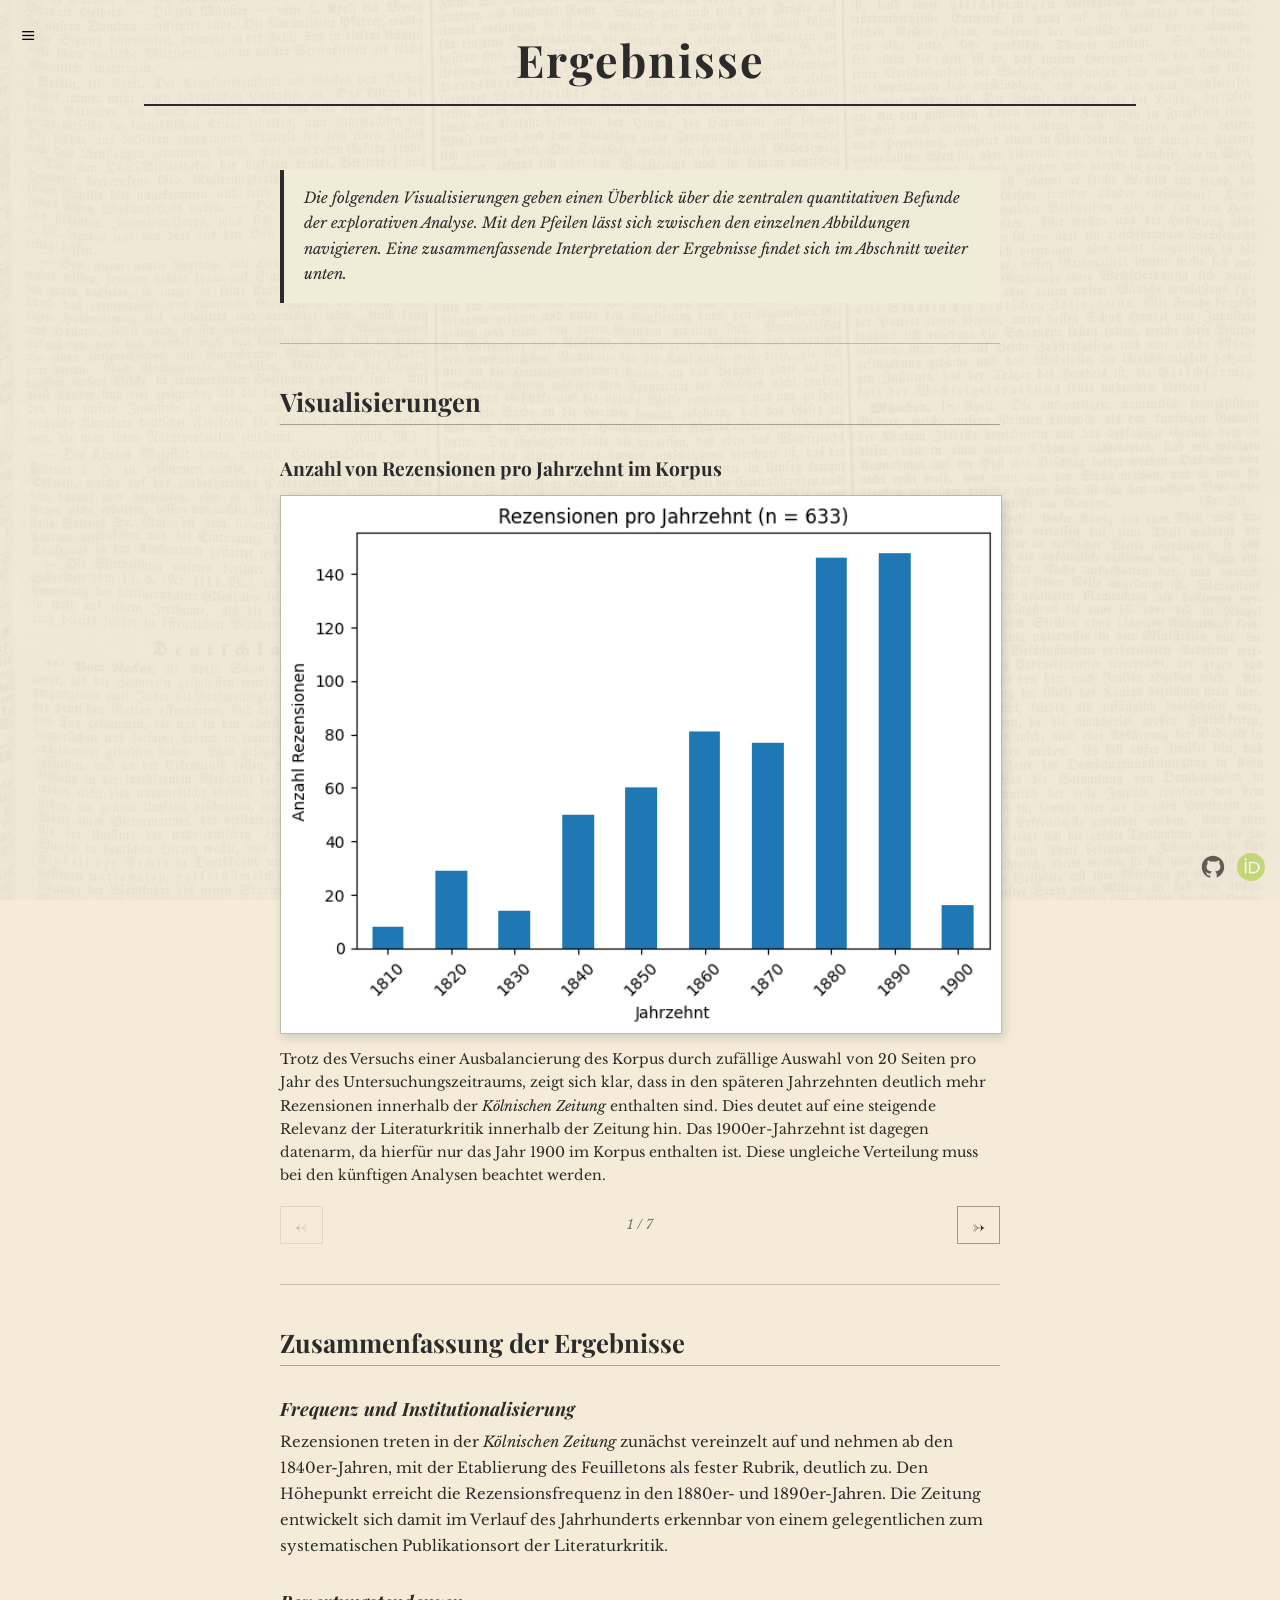
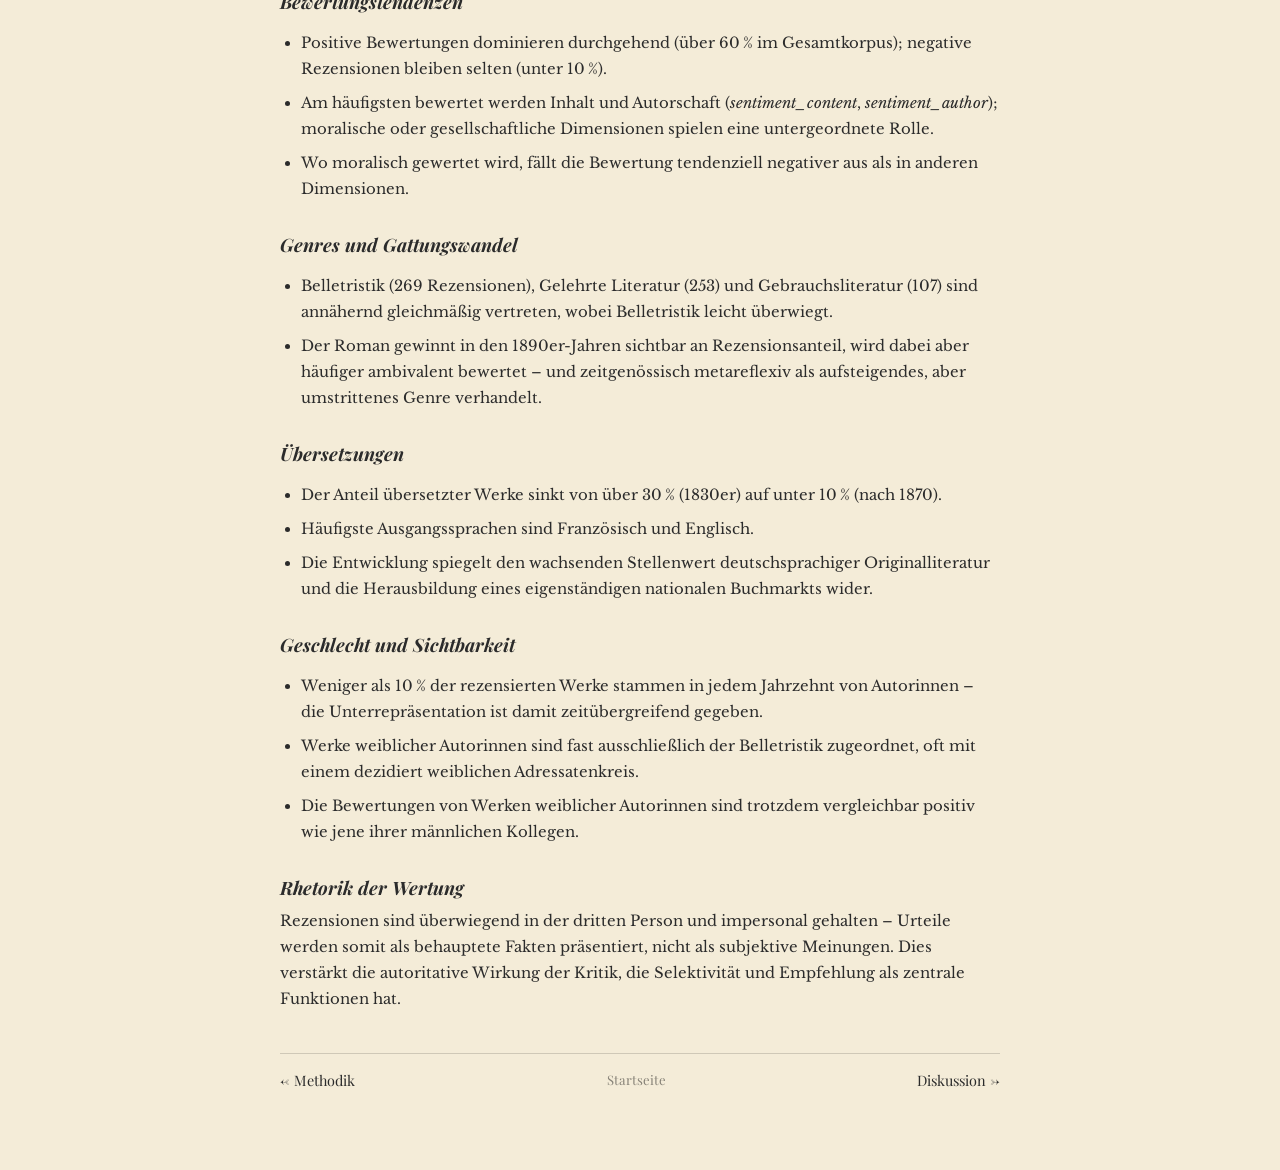
<file: results.html>
<!DOCTYPE html>
<html lang="de">
<head>
  <meta charset="UTF-8">
  <title>Ergebnisse – Literaturbesprechungen in historischen Zeitungen</title>

  <link href="https://fonts.googleapis.com/css2?family=Playfair+Display:wght@400;700;900&family=Libre+Baskerville:wght@400;700&display=swap" rel="stylesheet">

  <link rel="stylesheet" href="style.css">
  <style>
    .intro-body {
      max-width: 720px;
      margin: 0 auto;
      padding: 30px 20px 80px;
      position: relative;
      z-index: 1;
    }

    .intro-body h2 {
      font-family: "Playfair Display", serif;
      font-size: 1.6rem;
      margin: 40px 0 10px;
      border-bottom: 1px solid rgba(0,0,0,0.3);
      padding-bottom: 6px;
    }

    .intro-body p {
      font-size: 0.95rem;
      line-height: 1.75;
      margin: 12px 0;
    }

    .section-rule {
      width: 100%;
      height: 1px;
      background: rgba(0,0,0,0.2);
      margin: 40px 0 0;
    }

    /* ── Intro-Hinweis ── */
    .results-intro {
      background: #f1ecd8;
      border-left: 4px solid #2b2b2b;
      padding: 16px 20px;
      margin: 24px 0 10px;
      font-size: 0.93rem;
      line-height: 1.7;
      font-style: italic;
    }

    /* ── Slider ── */
    .viz-slider {
      margin: 30px 0 10px;
      position: relative;
    }

    .viz-slide {
      display: none;
    }

    .viz-slide.active {
      display: block;
    }

    .viz-slide h3 {
      font-family: "Playfair Display", serif;
      font-size: 1.2rem;
      margin: 0 0 14px;
    }

    .viz-slide img {
      width: 100%;
      max-width: 100%;
      display: block;
      border: 1px solid rgba(0,0,0,0.2);
      box-shadow: 2px 4px 10px rgba(0,0,0,0.15);
    }

    .viz-slide .viz-caption {
      font-size: 0.88rem;
      line-height: 1.65;
      margin-top: 14px;
      color: #2b2b2b;
    }

    .viz-controls {
      display: flex;
      align-items: center;
      justify-content: space-between;
      margin-top: 18px;
    }

    .viz-btn {
      background: none;
      border: 1px solid rgba(0,0,0,0.35);
      font-family: "Playfair Display", serif;
      font-size: 1.2rem;
      padding: 5px 14px;
      cursor: pointer;
      color: #2b2b2b;
      transition: background 0.15s ease;
    }

    .viz-btn:hover {
      background: rgba(0,0,0,0.07);
    }

    .viz-btn:disabled {
      opacity: 0.25;
      cursor: default;
    }

    .viz-counter {
      font-size: 0.82rem;
      font-style: italic;
      color: rgba(0,0,0,0.5);
    }

    /* ── Ergebnisse ── */
    .results-section h3 {
      font-family: "Playfair Display", serif;
      font-size: 1.15rem;
      margin: 30px 0 8px;
      font-style: italic;
    }

    .results-section p,
    .results-section li {
      font-size: 0.93rem;
      line-height: 1.75;
      margin: 8px 0;
    }

    .results-section ul {
      padding-left: 1.3em;
    }

    .results-section li {
      margin-bottom: 6px;
    }

    .nav-links {
  display: flex;
  justify-content: space-between;
  align-items: center;
  margin-top: 40px;
  padding-top: 16px;
  border-top: 1px solid rgba(0,0,0,0.15);
}

.back-link,
.home-link,
.forward-link {
  font-family: "Playfair Display", serif;
  font-size: 0.9rem;
  color: #2b2b2b;
  text-decoration: none;
}

.back-link:hover,
.home-link:hover,
.forward-link:hover {
  text-decoration: underline;
}

.home-link {
  color: rgba(0,0,0,0.45);
  font-size: 0.82rem;
}
  </style>
</head>
<body>

<button class="menu-toggle" onclick="toggleMenu()">&#8801;</button>

<nav class="menu-text" id="sideMenu">
  <a href="index.html">Startseite</a>
  <a href="introduction.html">Einleitung</a>
  <a href="corpus.html">Korpus</a>
  <a href="methodology.html">Methodik</a>
  <a href="results.html">Ergebnisse</a>
  <a href="discussion.html">Diskussion</a>
  <a href="conclusion.html">Fazit &amp; Ausblick</a>
  <a href="impressum.html">Impressum</a>
</nav>

<div class="page-content">
  <header class="masthead">
    <h1>Ergebnisse</h1>
    <div class="rule"></div>
  </header>

  <div class="intro-body">

    <!-- Einleitender Hinweis -->
    <div class="results-intro">
      Die folgenden Visualisierungen geben einen Überblick über die zentralen quantitativen Befunde der explorativen Analyse. Mit den Pfeilen lässt sich zwischen den einzelnen Abbildungen navigieren. Eine zusammenfassende Interpretation der Ergebnisse findet sich im Abschnitt weiter unten.
    </div>

    <div class="section-rule"></div>

    <!-- Visualisierungs-Slider -->
    <h2>Visualisierungen</h2>

    <div class="viz-slider" id="vizSlider">

      <div class="viz-slide active">
        <h3>Anzahl von Rezensionen pro Jahrzehnt im Korpus</h3>
        <img src="img/reviews_frequency.png" alt="Anzahl von Rezensionen pro Jahrzehnt im Korpus">
        <p class="viz-caption">
          Trotz des Versuchs einer Ausbalancierung des Korpus durch zufällige Auswahl von 20 Seiten pro Jahr des Untersuchungszeitraums, zeigt sich klar, dass in den späteren Jahrzehnten deutlich mehr Rezensionen innerhalb der <em>Kölnischen Zeitung</em> enthalten sind. Dies deutet auf eine steigende Relevanz der Literaturkritik innerhalb der Zeitung hin. Das 1900er-Jahrzehnt ist dagegen datenarm, da hierfür nur das Jahr 1900 im Korpus enthalten ist. Diese ungleiche Verteilung muss bei den künftigen Analysen beachtet werden.
        </p>
      </div>

      <div class="viz-slide">
        <h3>Anteil von Übersetzungen nach Jahrzehnt</h3>
        <img src="img/translation_time.png" alt="Anteile von is_translated nach Jahrzehnt">
        <p class="viz-caption">
          Der Anteil übersetzter Werke unter den rezensierten Titeln sinkt im Verlauf des 19. Jahrhunderts deutlich: Während in den 1830er-Jahren noch über 30&thinsp;% der besprochenen Werke Übersetzungen sind, fällt dieser Anteil nach 1870 auf unter 10&thinsp;%. Diese Entwicklung spiegelt den wachsenden Stellenwert der deutschsprachigen Originalliteratur und die zunehmende Eigenständigkeit des deutschen Buchmarkts wider.
        </p>
      </div>

      <div class="viz-slide">
        <h3>Sentiment Verteilungen im Korpus</h3>
        <img src="img/sentiment_all_dimensions.png" alt="verschiedene Sentimentdimensionen">
        <p class="viz-caption">
            Über alle Bewertungsdimensionen hinweg, dominieren positive Wertungen. Daneben haben die ambivalenten Wertungen noch einen vergleichsweise großen Anteil, während vollständig negative Bewertungen seltener sind. Nicht alle Bewertungsebenen spielen für jede Rezension eine Rolle, was die Verteilung der <em>not_mentioned</em> Werte zeigt: Am häufigsten werden Inhalt oder Autor:in in die Bewertung einbezogen, während z. B. nach moralischen oder gesellschaftlichen Kriterien seltener gewertet wird.
        </p>
      </div>

      <div class="viz-slide">
        <h3>Geschlechterverteilung der Autor:innen nach Jahrzehnt</h3>
        <img src="img/author_gender_time.png" alt="Anteile von Autor:innen (male vs. female) pro Jahrzehnt">
        <p class="viz-caption">
          Werke weiblicher Autorinnen machen im Datenset in keinem Jahrzehnt mehr als 10&thinsp;% der rezensierten Titel aus. Die Unterrepräsentation ist damit nicht nur ausgeprägt, sondern bleibt über den gesamten Untersuchungszeitraum niedrig. Hier nicht enthaltene Werte wurden als <em>unknown</em> markiert, doch zumeist sind diese männlich auflösbar.
        </p>
      </div>

      <div class="viz-slide">
        <h3>Kategorien nach Geschlecht der Autor:innen</h3>
        <img src="img/category_gender.png" alt="Anteile von category nach author_gender">
        <p class="viz-caption">
          Werke weiblicher Autorinnen werden fast ausschließlich der Belletristik zugerechnet (ca. 74&thinsp;%), sowie in einigen Fällen der Gebrauchsliteratur, während bei männlichen Autoren ein breiteres Genrespektrum sichtbar wird: Die Gelehrte Literatur (ca. 39&thinsp;%) ist hier deutlich vertretener. Frauen als Autorinnen gelehrter oder wissenschaftlicher Texte tauchen im Korpus so gut wie nicht auf.
        </p>
      </div>

      <div class="viz-slide">
        <h3>Entwicklung belletristischer Genres im Zeitverlauf</h3>
        <img src="img/genre_time.png" alt="Genres im Zeitverlauf">
        <p class="viz-caption">
            Es zeigt sich eine anteilmäßige Zunahme der Besprechungen von Romanen gegen Ende des Untersuchungszeitraums, dagegen zeigen sich leicht rückläufige Tendenzen bei Drama und Lyrik, die spätestens in den 60er-Jahren anteilmäßig ihren Höhepunkt erlebt haben.
        </p>
      </div>

      <div class="viz-slide">
        <h3>Entwicklung belletristischer Genres im Zeitverlauf</h3>
        <img src="img/reviewer_voice.png" alt="Rezensentenstimme">
        <p class="viz-caption">
            Insgesamt erscheinen Besprechungen in der impersonalen, dritten Person gegenüber solchen, die in der ersten Person verfasst sind, deutlich am häufigsten.
        </p>
      </div>

    </div>

    <!-- Steuerung -->
    <div class="viz-controls">
      <button class="viz-btn" id="prevBtn" onclick="changeSlide(-1)" disabled>&#8592;</button>
      <span class="viz-counter" id="vizCounter">1 / 7</span>
      <button class="viz-btn" id="nextBtn" onclick="changeSlide(1)">&#8594;</button>
    </div>

    <div class="section-rule"></div>

    <!-- Zusammenfassung der Ergebnisse -->
    <h2>Zusammenfassung der Ergebnisse</h2>

    <div class="results-section">

      <h3>Frequenz und Institutionalisierung</h3>
      <p>
        Rezensionen treten in der <em>Kölnischen Zeitung</em> zunächst vereinzelt auf und nehmen ab den 1840er-Jahren, mit der Etablierung des Feuilletons als fester Rubrik, deutlich zu. Den Höhepunkt erreicht die Rezensionsfrequenz in den 1880er- und 1890er-Jahren. Die Zeitung entwickelt sich damit im Verlauf des Jahrhunderts erkennbar von einem gelegentlichen zum systematischen Publikationsort der Literaturkritik.
      </p>

      <h3>Bewertungstendenzen</h3>
      <ul>
        <li>Positive Bewertungen dominieren durchgehend (über 60&thinsp;% im Gesamtkorpus); negative Rezensionen bleiben selten (unter 10&thinsp;%).</li>
        <li>Am häufigsten bewertet werden Inhalt und Autorschaft (<em>sentiment_content</em>, <em>sentiment_author</em>); moralische oder gesellschaftliche Dimensionen spielen eine untergeordnete Rolle.</li>
        <li>Wo moralisch gewertet wird, fällt die Bewertung tendenziell negativer aus als in anderen Dimensionen.</li>
      </ul>

      <h3>Genres und Gattungswandel</h3>
      <ul>
        <li>Belletristik (269 Rezensionen), Gelehrte Literatur (253) und Gebrauchsliteratur (107) sind annähernd gleichmäßig vertreten, wobei Belletristik leicht überwiegt.</li>
        <li>Der Roman gewinnt in den 1890er-Jahren sichtbar an Rezensionsanteil, wird dabei aber häufiger ambivalent bewertet &#8211; und zeitgenössisch metareflexiv als aufsteigendes, aber umstrittenes Genre verhandelt.</li>
      </ul>

      <h3>Übersetzungen</h3>
      <ul>
        <li>Der Anteil übersetzter Werke sinkt von über 30&thinsp;% (1830er) auf unter 10&thinsp;% (nach 1870).</li>
        <li>Häufigste Ausgangssprachen sind Französisch und Englisch.</li>
        <li>Die Entwicklung spiegelt den wachsenden Stellenwert deutschsprachiger Originalliteratur und die Herausbildung eines eigenständigen nationalen Buchmarkts wider.</li>
      </ul>

      <h3>Geschlecht und Sichtbarkeit</h3>
      <ul>
        <li>Weniger als 10&thinsp;% der rezensierten Werke stammen in jedem Jahrzehnt von Autorinnen &#8211; die Unterrepräsentation ist damit zeitübergreifend gegeben.</li>
        <li>Werke weiblicher Autorinnen sind fast ausschließlich der Belletristik zugeordnet, oft mit einem dezidiert weiblichen Adressatenkreis.</li>
        <li>Die Bewertungen von Werken weiblicher Autorinnen sind trotzdem vergleichbar positiv wie jene ihrer männlichen Kollegen.</li>
      </ul>

      <h3>Rhetorik der Wertung</h3>
      <p>
        Rezensionen sind überwiegend in der dritten Person und impersonal gehalten &#8211; Urteile werden somit als behauptete Fakten präsentiert, nicht als subjektive Meinungen. Dies verstärkt die autoritative Wirkung der Kritik, die Selektivität und Empfehlung als zentrale Funktionen hat.
      </p>


    </div>

    <div class="nav-links">
        <a href="methodology.html" class="back-link">← Methodik</a>
        <a href="index.html" class="home-link">Startseite</a>
        <a href="discussion.html" class="forward-link">Diskussion →</a>
    </div>

  </div>
</div>

<div class="corner-links">
  <a href="https://github.com/johannamauermann" target="_blank" aria-label="GitHub">
    <img src="img/github.svg" alt="">
  </a>
  <a href="https://orcid.org/0009-0000-4790-8196" target="_blank" aria-label="ORCID">
    <img src="img/orcid.svg" alt="">
  </a>
</div>

<script>
function toggleMenu() {
  document.getElementById("sideMenu").classList.toggle("open");
  document.querySelector(".page-content").classList.toggle("shift");
}

// Slider
let currentSlide = 0;
const slides = document.querySelectorAll(".viz-slide");
const total = slides.length;

function changeSlide(dir) {
  slides[currentSlide].classList.remove("active");
  currentSlide = Math.max(0, Math.min(total - 1, currentSlide + dir));
  slides[currentSlide].classList.add("active");
  document.getElementById("vizCounter").textContent = (currentSlide + 1) + " / " + total;
  document.getElementById("prevBtn").disabled = currentSlide === 0;
  document.getElementById("nextBtn").disabled = currentSlide === total - 1;
}
</script>

</body>
</html>
</file>
<file: style.css>
/* base */
body {
  margin: 0;
  background: #f4ecd8;
  font-family: "Libre Baskerville", serif;
  color: #2b2b2b;
  position: relative;
  min-height: 100vh; /* neu */
}

body::before {
  content: "";
  position: fixed;
  inset: 0;
  width: 100%;      /* neu */
  height: 100%;     /* neu */
  background: url("img/newspaper_bg.jpg") center/cover no-repeat;
  opacity: 0.08;
  pointer-events: none;
  z-index: 0;
}

/* sicherstellen, dass dein Inhalt darüber liegt */
.masthead,
.paper,
.corner-links {
  position: relative;
  z-index: 1;
}

/* masthead */
.masthead {
  text-align: center;
  padding: 30px 20px 10px;
}

.masthead h1 {
  font-family: "Playfair Display", serif;
  font-size: 2.8rem;
  letter-spacing: 2px;
  margin: 0;
}

.rule {
  width: 80%;
  height: 2px;
  background: #2b2b2b;
  margin: 15px auto 0;
}

/* layout */
.paper {
  display: flex;
  flex-wrap: wrap;
  justify-content: center;
  gap: 30px;
  padding: 30px 20px 60px;
}

/* article cards */
.article {
  display: block;
  width: 260px;
  background: #f8f1df;
  padding: 18px 16px 14px;
  text-decoration: none;
  color: inherit;

  border: 1px solid rgba(0,0,0,0.2);
  box-shadow: 2px 4px 10px rgba(0,0,0,0.2);

  transition: transform 0.2s ease;
}

.article.large {
  width: 360px;
  transform: rotate(0deg);
}

/* typography */
.article h2 {
  font-family: "Playfair Display", serif;
  font-size: 1.4rem;
  margin: 0 0 5px;
}

.article.large h2 {
  font-size: 1.9rem;
  text-align: center;
}

.article h3 {
  font-size: 0.9rem;
  font-style: italic;
  margin: 0 0 10px;
  border-bottom: 1px solid rgba(0,0,0,0.4);
  padding-bottom: 5px;
}

.article.large h3 {
  text-align: center;
}

.article p {
  font-size: 0.85rem;
  line-height: 1.5;
  margin: 10px 0 15px;
}

.article.large p {
  text-align: center;
}

/* call-to-action */
.cta {
  font-size: 0.85rem;
  font-weight: bold;
}

/* interaction */
.article:hover {
  transform: scale(1.03) rotate(0deg);
  z-index: 2;
}

/* mobile */
@media (max-width: 600px) {
  .paper {
    flex-direction: column;
    align-items: center;
  }

  .article,
  .article.large {
    width: 90%;
    transform: none;
  }

  .article:hover {
    transform: none;
  }
}

.corner-links {
  position: fixed;
  bottom: 15px;
  right: 15px;
  display: flex;
  gap: 10px;
  z-index: 10;
}

.corner-links img {
  width: 28px;
  height: 28px;
  opacity: 0.6;
  transition: opacity 0.2s ease, transform 0.2s ease;
}

.corner-links img:hover {
  opacity: 1;
  transform: scale(1.1);
}

/* hamburger button */
/* hamburger button */
.menu-toggle {
  position: fixed;
  top: 15px;
  left: 15px;
  font-size: 1.6rem;
  background: none;
  border: none;
  cursor: pointer;
  z-index: 20;
  font-family: "Playfair Display", serif;
}

/* text-only menu */
.menu-text {
  position: fixed;
  top: 60px;
  left: 20px;

  display: flex;
  flex-direction: column;
  gap: 10px;

  opacity: 0;
  pointer-events: none;
  transition: opacity 0.2s ease;

  z-index: 15;

  /* neu: Hintergrund damit kein Durchscheinen */
  background: #f4ecd8;
  padding: 14px 20px 16px;
  border: 1px solid rgba(0,0,0,0.12);
  box-shadow: 2px 4px 12px rgba(0,0,0,0.12);
}
.page-content {
  transition: none;
}

/* visible state */
.menu-text.open {
  opacity: 1;
  pointer-events: auto;
}

/* links */
.menu-text a {
  text-decoration: none;
  color: #2b2b2b;
  font-family: "Playfair Display", serif;
  font-size: 1.1rem;
}

/* subtle hover */
.menu-text a:hover {
  text-decoration: underline;
}
</file>
